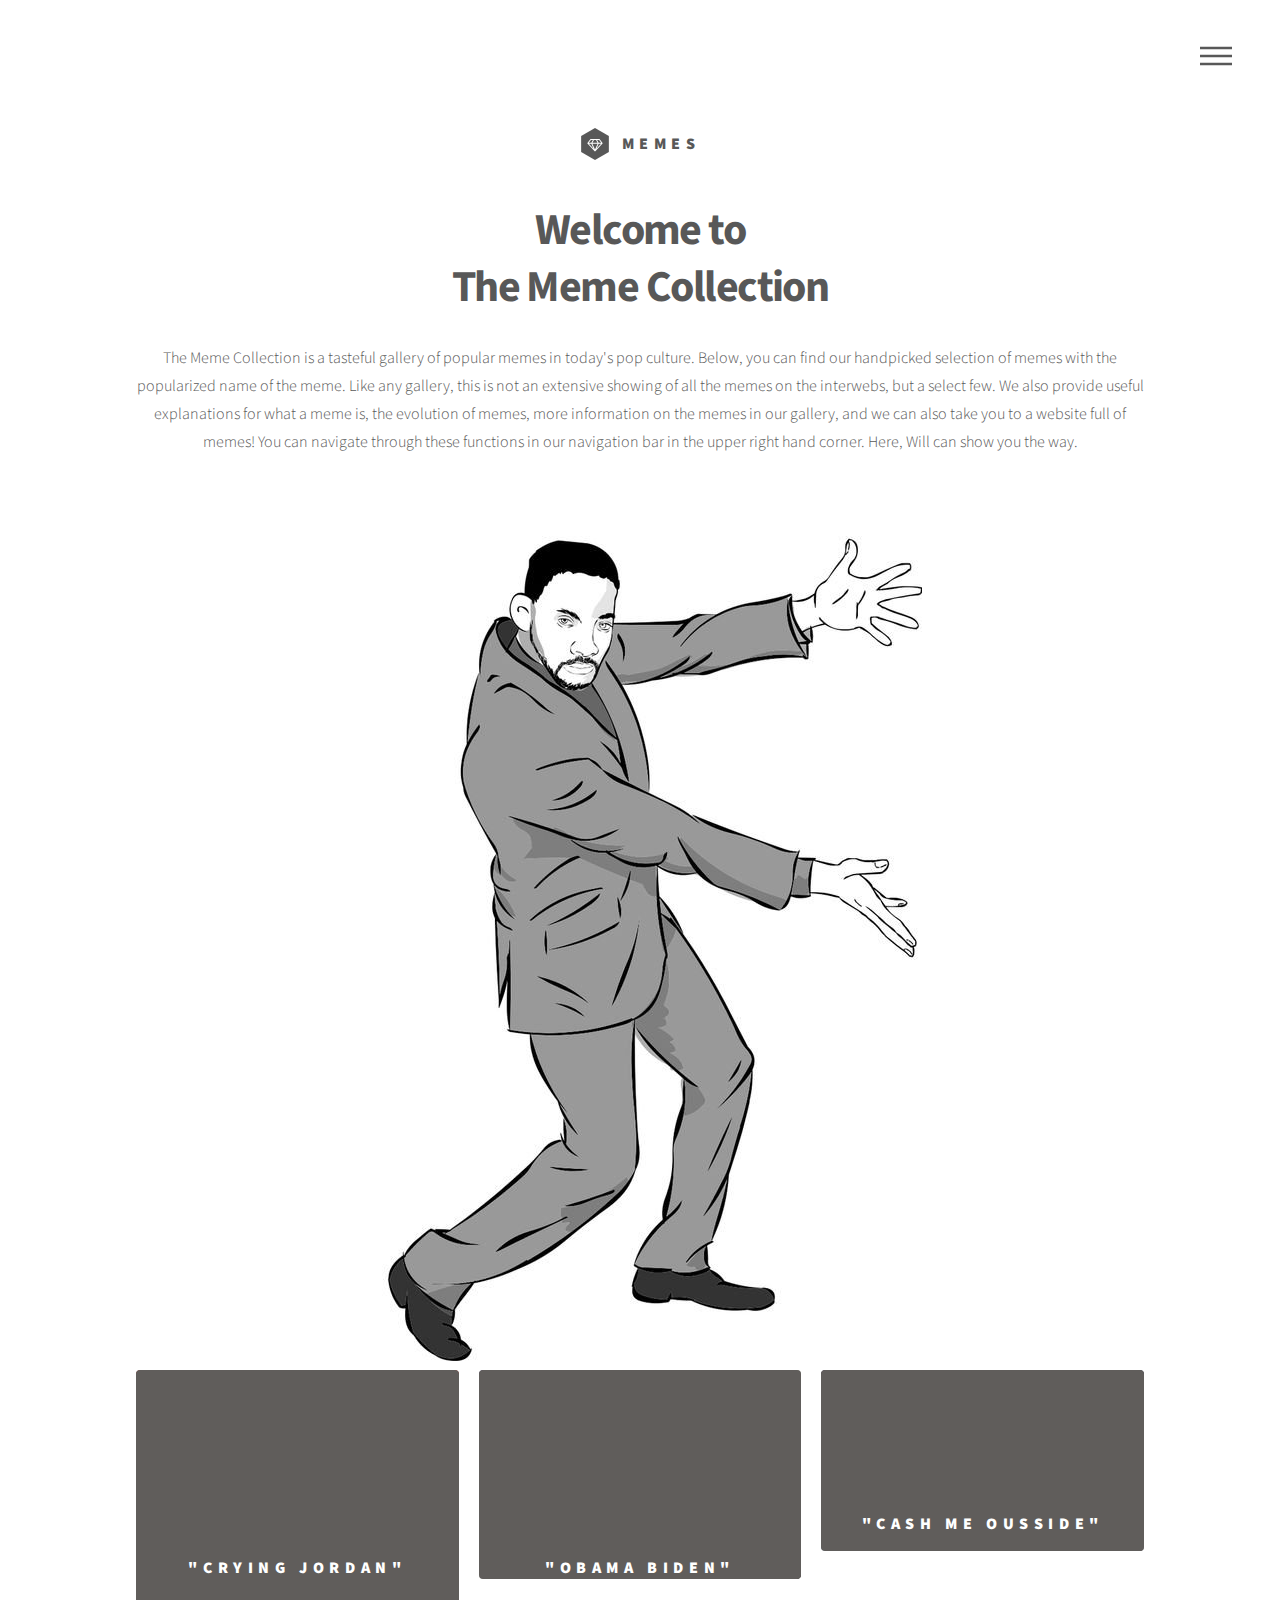
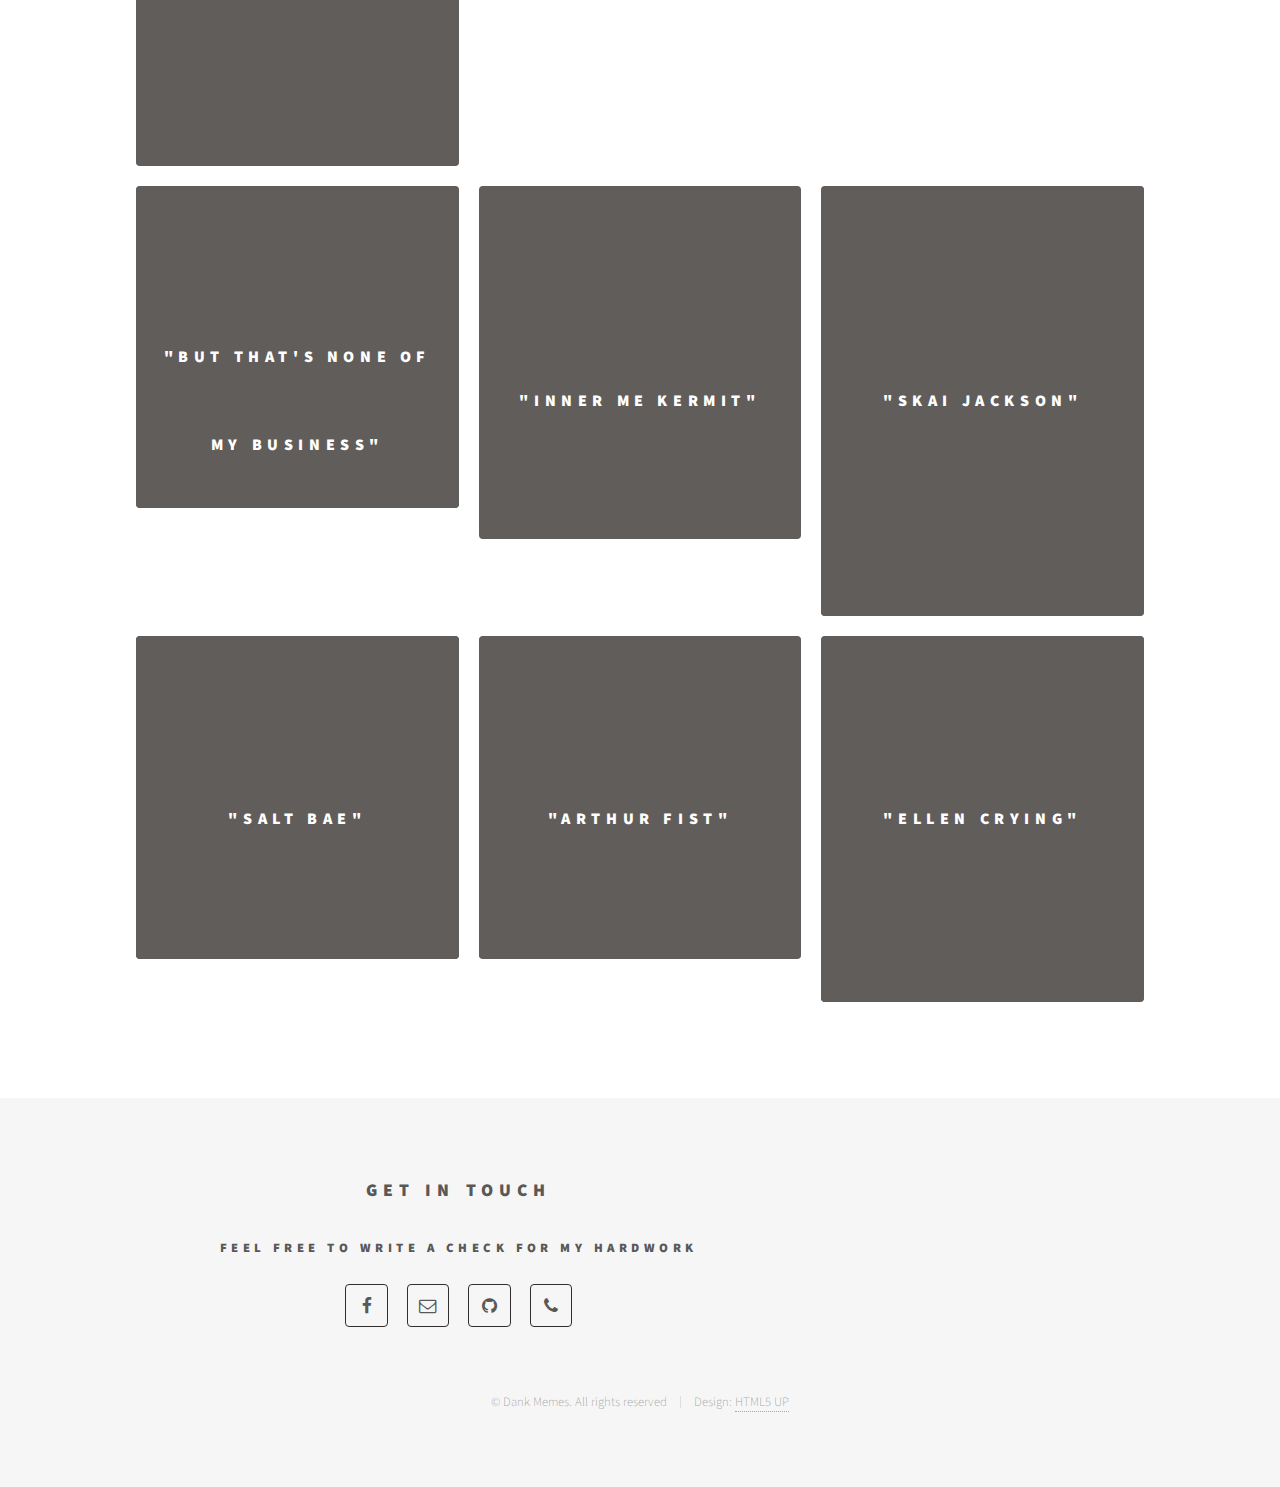
<file: index.html>
<!DOCTYPE HTML>
<!--
	Phantom by HTML5 UP
	html5up.net | @ajlkn
	Free for personal and commercial use under the CCA 3.0 license (html5up.net/license)
-->
<html>
	<head>
		<title>Phantom by HTML5 UP</title>
		<meta charset="utf-8" />
		<meta name="viewport" content="width=device-width, initial-scale=1" />
		<!--[if lte IE 8]><script src="assets/js/ie/html5shiv.js"></script><![endif]-->
		<link rel="stylesheet" href="assets/css/main.css" />
		<!--[if lte IE 9]><link rel="stylesheet" href="assets/css/ie9.css" /><![endif]-->
		<!--[if lte IE 8]><link rel="stylesheet" href="assets/css/ie8.css" /><![endif]-->
	</head>
	<body>
		<!-- Wrapper -->
			<div id="wrapper">

				<!-- Header -->
					<header id="header">
						<div class="inner">

							<!-- Logo -->
								<a href="index.html" class="logo">
									<span class="symbol"><img src="images/logo.svg" alt="" /></span><span class="title">MEMES</span>
								</a>

							<!-- Nav -->
								<nav>
									<ul>
										<li><a href="#menu">Menu</a></li>
									</ul>
								</nav>

						</div>
					</header>

				<!-- Menu -->
					<nav id="menu">
						<h2>Menu</h2>
						<ul>
							<li><a href="index.html">Home</a></li>
							<li><a href="generic.html#what">What Is A Meme?</a></li>
							<li><a href="generic.html#evolution">Evolution Of Memes</a></li>
							<li><a href="generic.html#presence">The Gallery</a></li>
							<li><a href="generic.html#take">Take Me To A Meme</a></li>
						</ul>
					</nav>

				<!-- Main -->
					<div id="main">
						<div class="inner">
							<header>
								<h1>Welcome to<br />
								The Meme Collection</h1>
								<p>The Meme Collection is a tasteful gallery of popular memes in today's pop culture. Below, you can find our handpicked selection of memes with the popularized name of the meme. Like any gallery, this is not an extensive showing of all the memes on the interwebs, but a select few. We also provide useful explanations for what a meme is, the evolution of memes, more information on the memes in our gallery, and we can also take you to a website full of memes! You can navigate through these functions in our navigation bar in the upper right hand corner. Here, Will can show you the way. </p> <img src="images/willsmith.jpg" alt="" />
							</header>
							<section class="tiles">
								<article class="style1">
									<span class="image">
										<img src="images/cryingmike.jpg" alt="" />
									</span>
									<a>
										<h3>"Crying Jordan"</h3>
									</a>
								</article>
								<article class="style1">
									<span class="image">
										<img src="images/obamabiden.jpeg" alt="" />
									</span>
									<a>
										<h3>"Obama Biden"</h3>
									</a>
								</article>
								<article class="style1">
									<span class="image">
										<img src="images/cashme.png" alt="" />
									</span>
									<a>
										<h3>"Cash Me Ousside" HowBow Dah"</h3>
									</a>
								</article>
								<article class="style1">
									<span class="image">
										<img src="images/kermit.jpg" alt="" />
									</span>
									<a>
										<h3>"But That's None of My Business"</h3>
									</a>
								</article>
								<article class="style1">
									<span class="image">
										<img src="images/frameevilkermit.jpg" alt="" />
									</span>
									<a>
										<h3>"Inner Me Kermit"</h3>
									</a>
								</article>
								<article class="style1">
									<span class="image">
										<img src="images/skyejackson.jpg" alt="" />
									</span>
									<a>
										<h3>"Skai Jackson"</h3>
									</a>
								</article>
								<article class="style1">
									<span class="image">
										<img src="images/saltbae.gif" alt="" />
									</span>
									<a>
										<h3>"Salt Bae"</h3>
									</a>
								</article>
								<article class="style1">
									<span class="image">
										<img src="images/arthurfist.jpg" alt="" />
									</span>
									<a>
										<h3>"Arthur Fist"</h3>
									</a>
								</article>
								<article class="style1">
									<span class="image">
										<img src="images/ellencrying.jpg" alt="" />
									</span>
									<a>
										<h3>"Ellen Crying"</h3>
									</a>
								</article>
							</section>
						</div>
					</div>

				<!-- Footer -->
					<footer id="footer">
						<div class="inner">
							<!--<section>
								<h2>Get in touch</h2>
								<form method="post" action="#">
									<div class="field half first">
										<input type="text" name="name" id="name" placeholder="Name" />
									</div>
									<div class="field half">
										<input type="email" name="email" id="email" placeholder="Email" />
									</div>
									<div class="field">
										<textarea name="message" id="message" placeholder="Message"></textarea>
									</div>
									<ul class="actions">
										<li><input type="submit" value="Send" class="special" /></li>
									</ul>
								</form>
							</section> 
							-->
							<section>
								<h2>Get in Touch</h2>
								<h4> Feel free to write a check for my hardwork</h4>
								<ul class="icons">
									<!--<li><a href="#" class="icon style2 fa-twitter"><span class="label">Twitter</span></a></li>
									-->
									<li><a href="https://www.facebook.com/Hanh1996" class="icon style2 fa-facebook"><span class="label">Facebook</span></a></li>
									<!--<li><a href="#" class="icon style2 fa-instagram"><span class="label">Instagram</span></a></li>
									-->
									<!--<li><a href="#" class="icon style2 fa-dribbble"><span class="label">Dribbble</span></a></li>
									-->
									<li><a href="mailto:hpham18@wooster.edu?Subject=Hello%20Hanh" class="icon style2 fa-envelope-o"><span class="label">Email</span></a></li>
									<li><a href="https://github.com/hpham18" class="icon style2 fa-github"><span class="label">GitHub</span></a></li>
									<!--<li><a href="#" class="icon style2 fa-500px"><span class="label">500px</span></a></li>
									-->
									<li><a class="popup icon style2 fa-phone" onclick="myFunction()">
  									<span class="popuptext" id="myPopup">Stranger danger! This function is unavailable</span></a></li>
										<style>
										/* Popup container - can be anything you want */
										.popup {
   											position: relative;
    										display: inline-block;
    										cursor: pointer;
										    -webkit-user-select: none;
										    -moz-user-select: none;
										    -ms-user-select: none;
										    user-select: none;
										}

										/* The actual popup */
										.popup .popuptext {
										    visibility: hidden;
										    width: 160px;
										    background-color: #555;
										    color: #fff;
										    text-align: center;
										    border-radius: 6px;
										    padding: 8px 0;
										    position: absolute;
										    z-index: 1;
										    bottom: 125%;
										    left: 50%;
										    margin-left: -80px;
}

										/* Popup arrow */
										.popup .popuptext::after {
										    content: "";
										    position: absolute;
										    top: 100%;
										    left: 50%;
										    margin-left: -5px;
										    border-width: 5px;
										    border-style: solid;
										    border-color: #555 transparent transparent transparent;
										}

										/* Toggle this class - hide and show the popup */
										.popup .show {
										    visibility: visible;
										    -webkit-animation: fadeIn 1s;
										    animation: fadeIn 1s;
										}

										/* Add animation (fade in the popup) */
										@-webkit-keyframes fadeIn {
										    from {opacity: 0;} 
										    to {opacity: 1;}
										}

										@keyframes fadeIn {
										    from {opacity: 0;}
										    to {opacity:1 ;}
										}
										</style>
										<body style="text-align:center">
												<script>
											// When the user clicks on div, open the popup
											function myFunction() {
											    var popup = document.getElementById("myPopup");
											    popup.classList.toggle("show");
											}
											</script>
											</body>
											</ul>
											</section>

							<ul class="copyright">
								<li>&copy; Dank Memes. All rights reserved</li><li>Design: <a href="http://html5up.net">HTML5 UP</a></li>
							</ul>
						</div>
					</footer>

			</div>

		<!-- Scripts -->
			<script src="assets/js/jquery.min.js"></script>
			<script src="assets/js/skel.min.js"></script>
			<script src="assets/js/util.js"></script>
			<!--[if lte IE 8]><script src="assets/js/ie/respond.min.js"></script><![endif]-->
			<script src="assets/js/main.js"></script>
			
	</body>
</html>
</file>
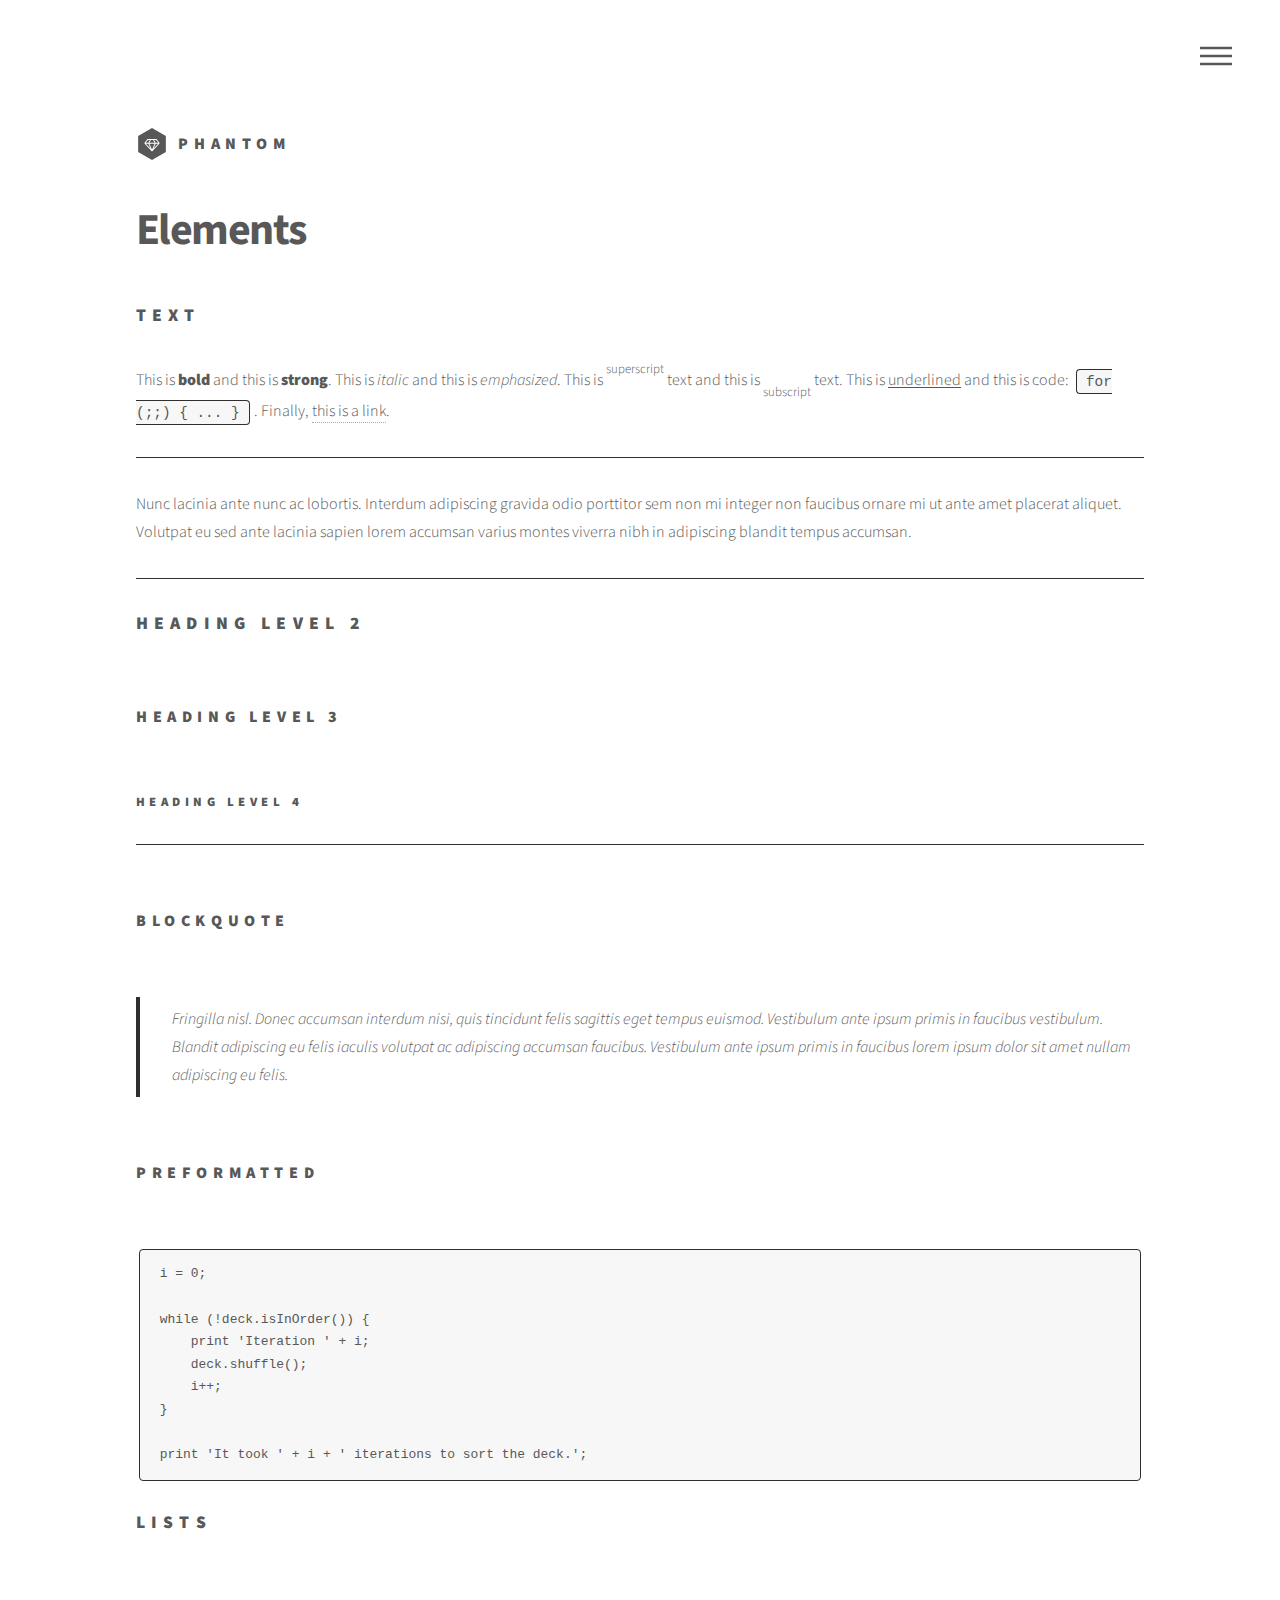
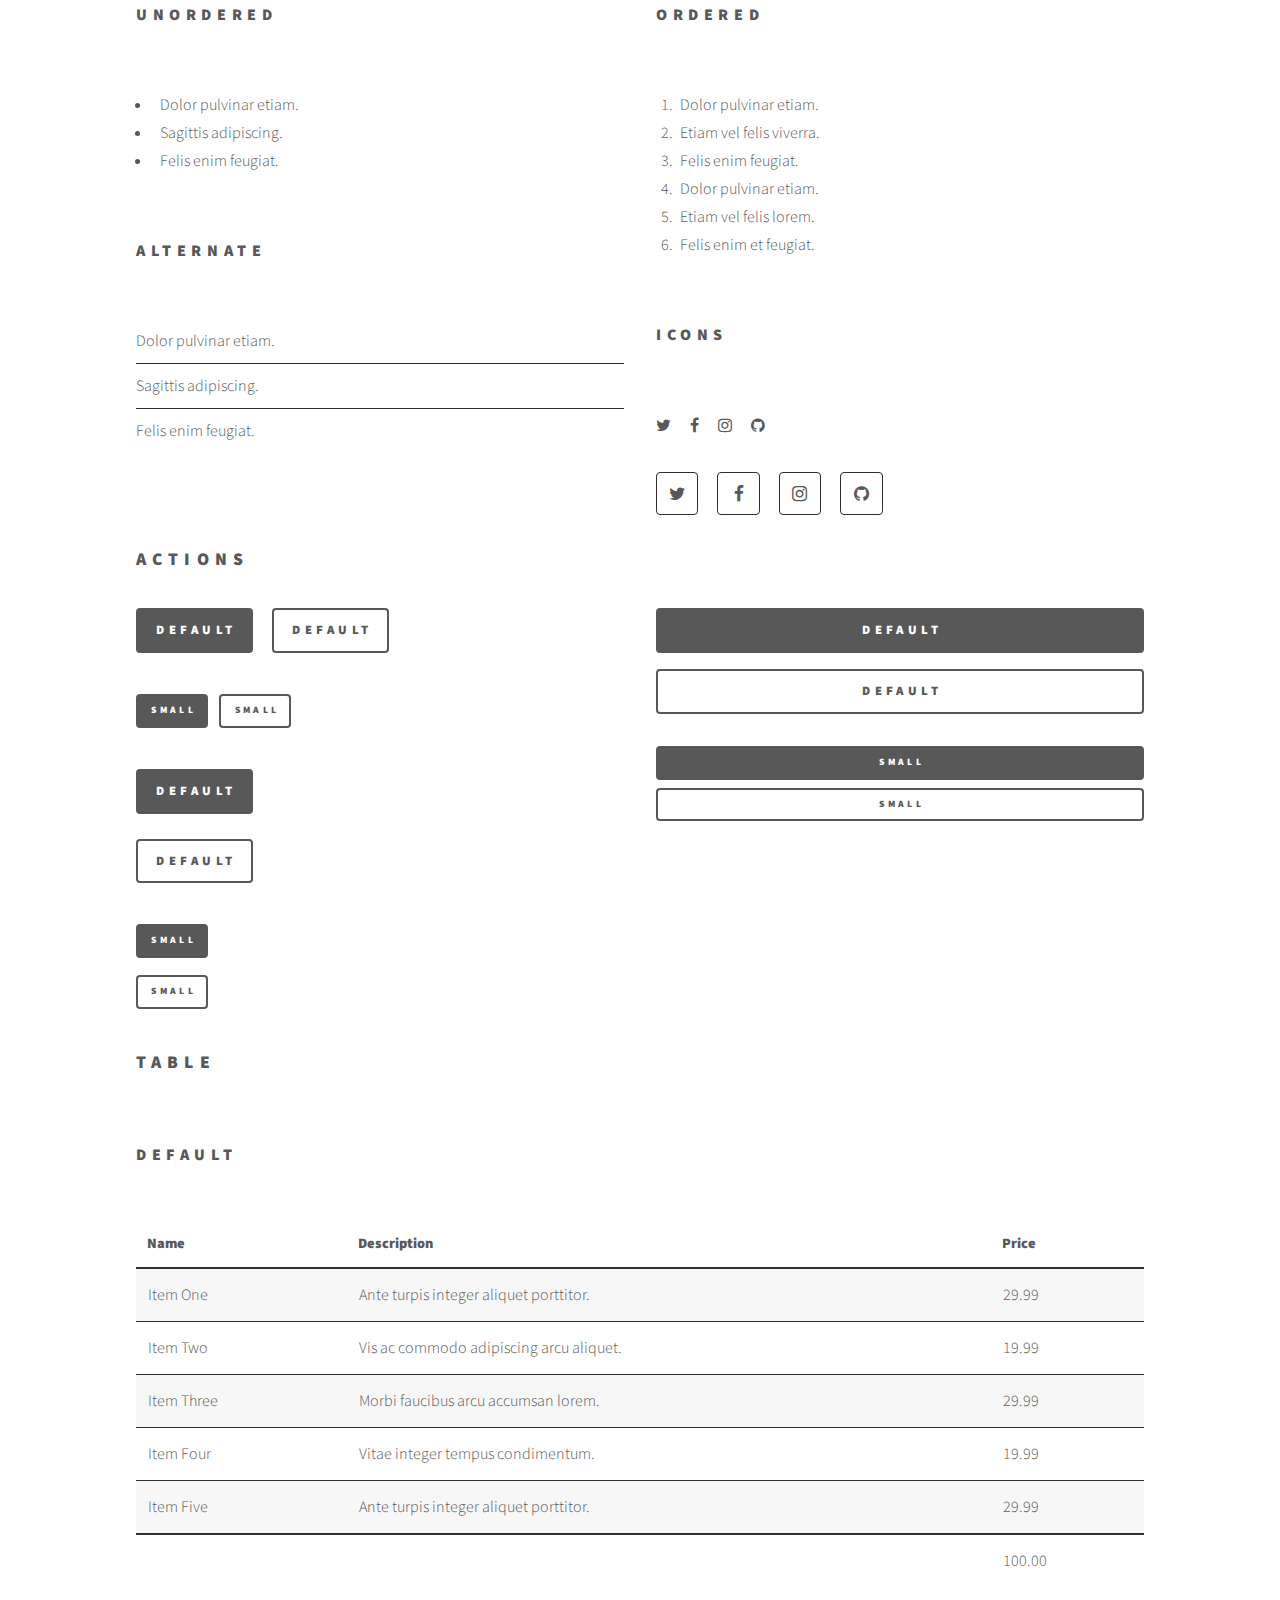
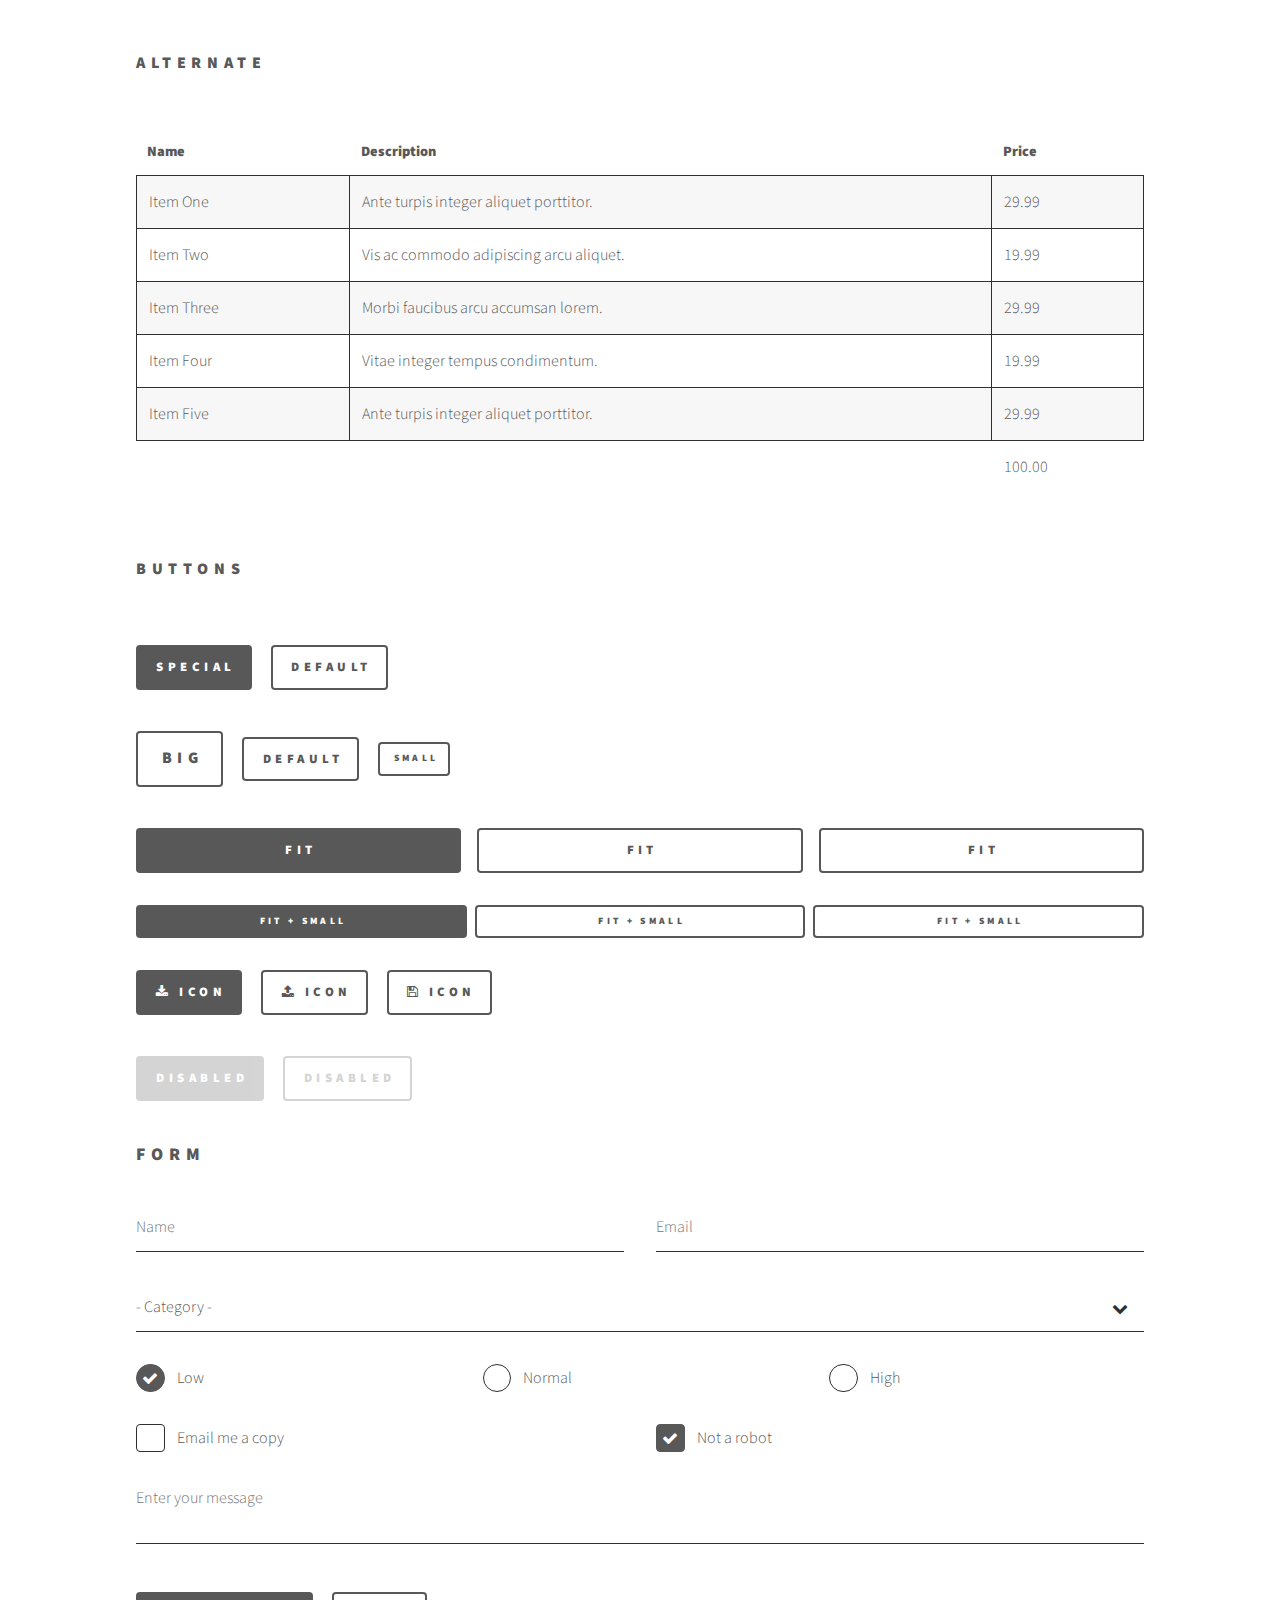
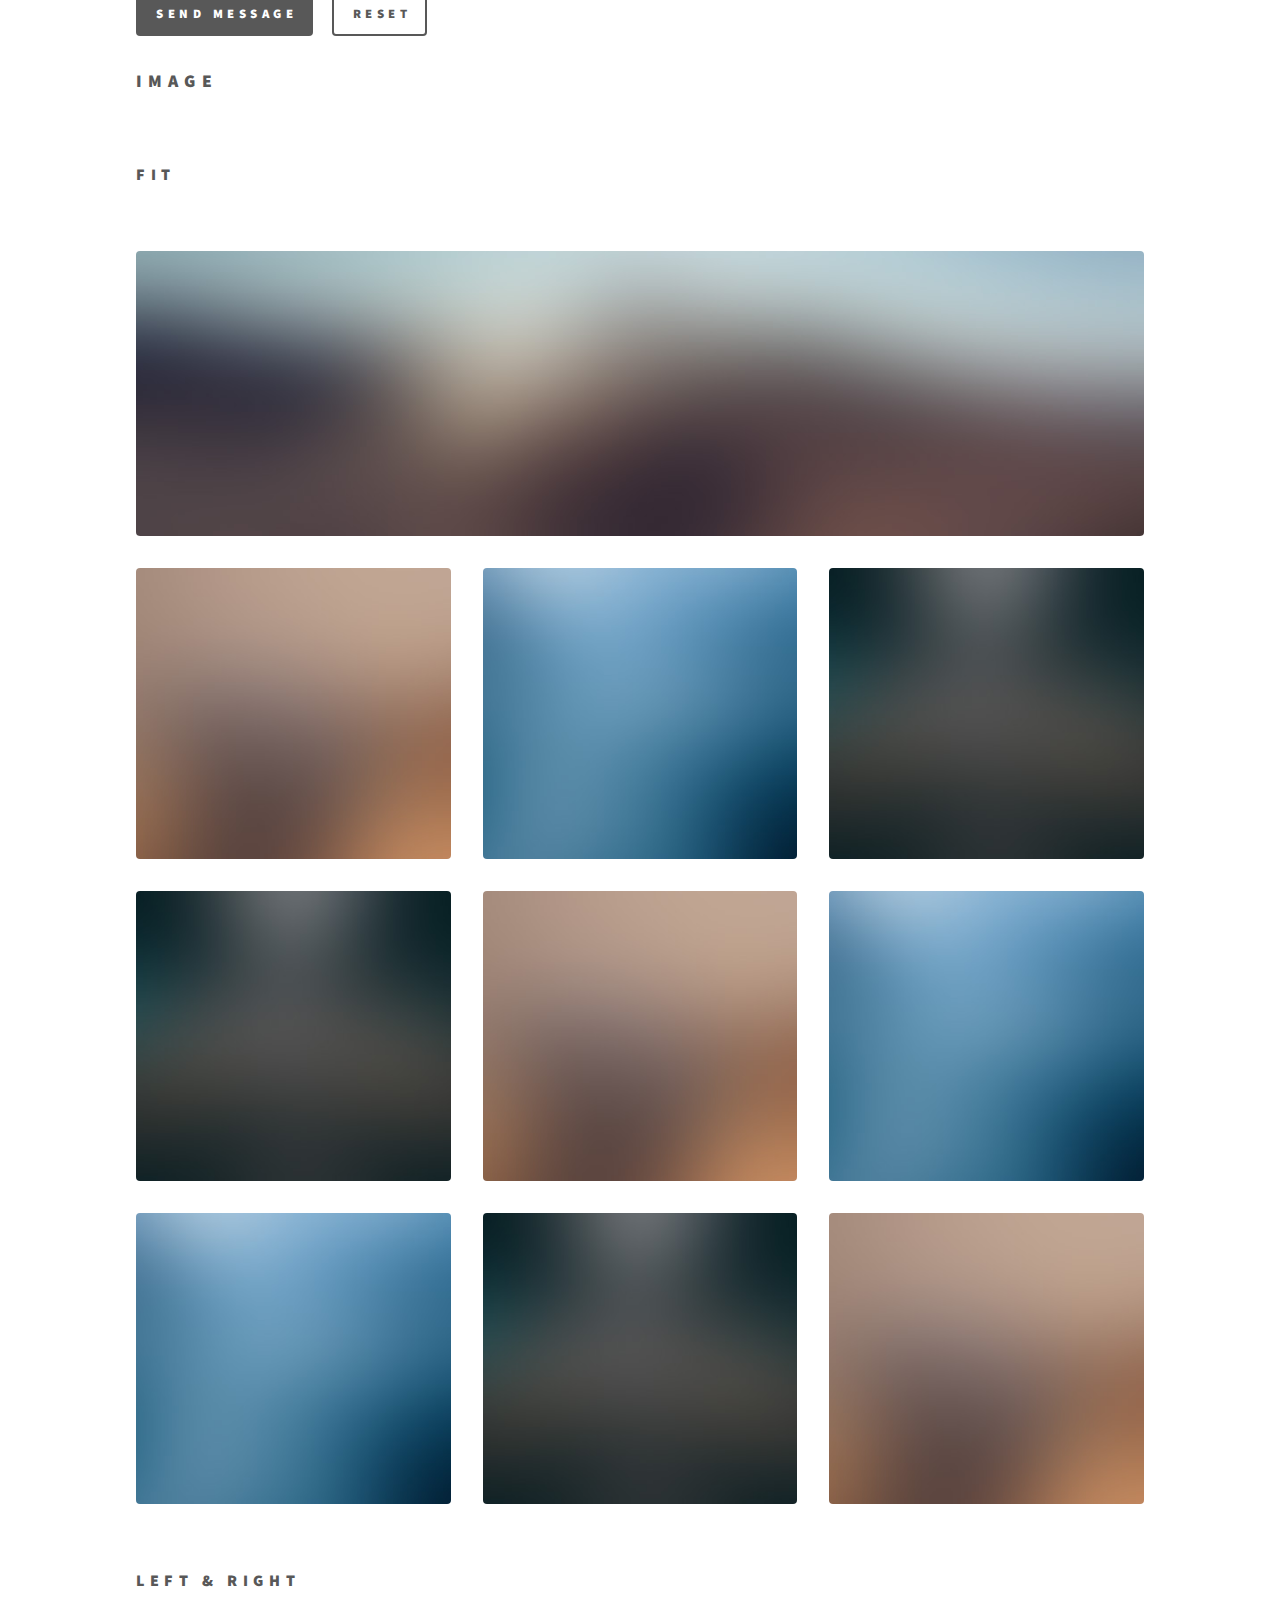
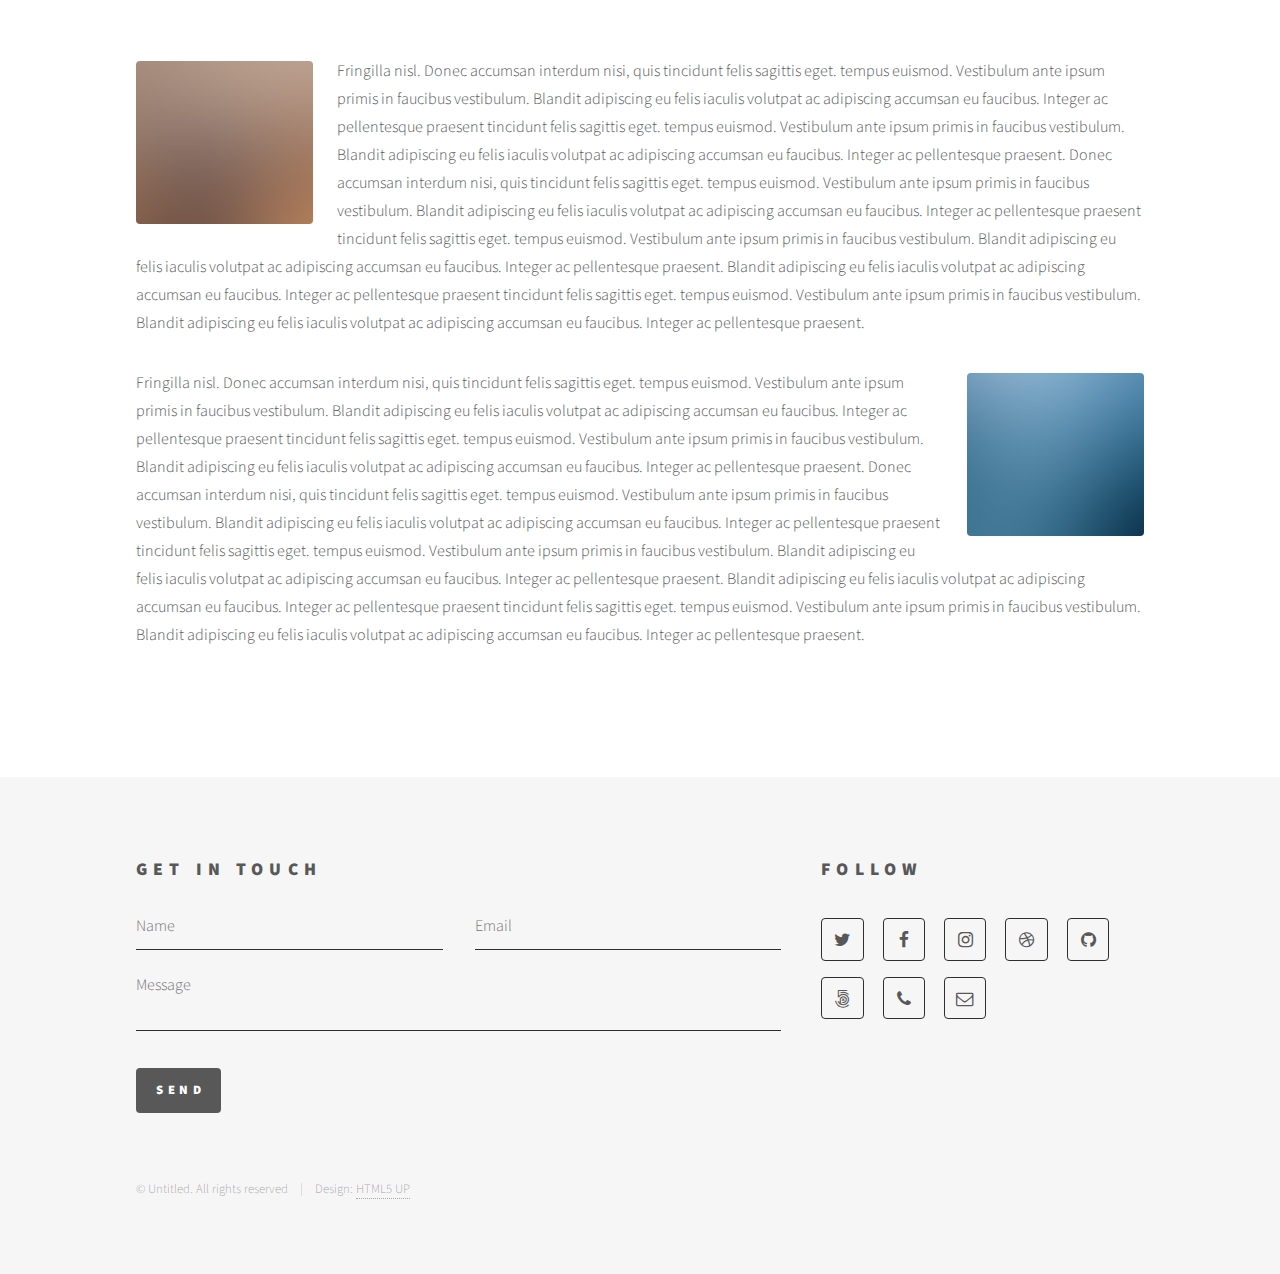
<file: elements.html>
<!DOCTYPE HTML>
<!--
	Phantom by HTML5 UP
	html5up.net | @ajlkn
	Free for personal and commercial use under the CCA 3.0 license (html5up.net/license)
-->
<html>
	<head>
		<title>Elements - Phantom by HTML5 UP</title>
		<meta charset="utf-8" />
		<meta name="viewport" content="width=device-width, initial-scale=1" />
		<!--[if lte IE 8]><script src="assets/js/ie/html5shiv.js"></script><![endif]-->
		<link rel="stylesheet" href="assets/css/main.css" />
		<!--[if lte IE 9]><link rel="stylesheet" href="assets/css/ie9.css" /><![endif]-->
		<!--[if lte IE 8]><link rel="stylesheet" href="assets/css/ie8.css" /><![endif]-->
	</head>
	<body>
		<!-- Wrapper -->
			<div id="wrapper">

				<!-- Header -->
					<header id="header">
						<div class="inner">

							<!-- Logo -->
								<a href="index.html" class="logo">
									<span class="symbol"><img src="images/logo.svg" alt="" /></span><span class="title">Phantom</span>
								</a>

							<!-- Nav -->
								<nav>
									<ul>
										<li><a href="#menu">Menu</a></li>
									</ul>
								</nav>

						</div>
					</header>

				<!-- Menu -->
					<nav id="menu">
						<h2>Menu</h2>
						<ul>
							<li><a href="index.html">Home</a></li>
							<li><a href="generic.html">Ipsum veroeros</a></li>
							<li><a href="generic.html">Tempus etiam</a></li>
							<li><a href="generic.html">Consequat dolor</a></li>
							<li><a href="elements.html">Elements</a></li>
						</ul>
					</nav>

				<!-- Main -->
					<div id="main">
						<div class="inner">
							<h1>Elements</h1>

							<!-- Text -->
								<section>
									<h2>Text</h2>
									<p>This is <b>bold</b> and this is <strong>strong</strong>. This is <i>italic</i> and this is <em>emphasized</em>.
									This is <sup>superscript</sup> text and this is <sub>subscript</sub> text.
									This is <u>underlined</u> and this is code: <code>for (;;) { ... }</code>. Finally, <a href="#">this is a link</a>.</p>
									<hr />
									<p>Nunc lacinia ante nunc ac lobortis. Interdum adipiscing gravida odio porttitor sem non mi integer non faucibus ornare mi ut ante amet placerat aliquet. Volutpat eu sed ante lacinia sapien lorem accumsan varius montes viverra nibh in adipiscing blandit tempus accumsan.</p>
									<hr />
									<h2>Heading Level 2</h2>
									<h3>Heading Level 3</h3>
									<h4>Heading Level 4</h4>
									<hr />
									<h3>Blockquote</h3>
									<blockquote>Fringilla nisl. Donec accumsan interdum nisi, quis tincidunt felis sagittis eget tempus euismod. Vestibulum ante ipsum primis in faucibus vestibulum. Blandit adipiscing eu felis iaculis volutpat ac adipiscing accumsan faucibus. Vestibulum ante ipsum primis in faucibus lorem ipsum dolor sit amet nullam adipiscing eu felis.</blockquote>
									<h3>Preformatted</h3>
									<pre><code>i = 0;

while (!deck.isInOrder()) {
    print 'Iteration ' + i;
    deck.shuffle();
    i++;
}

print 'It took ' + i + ' iterations to sort the deck.';</code></pre>
								</section>

							<!-- Lists -->
								<section>
									<h2>Lists</h2>
									<div class="row">
										<div class="6u 12u$(medium)">
											<h3>Unordered</h3>
											<ul>
												<li>Dolor pulvinar etiam.</li>
												<li>Sagittis adipiscing.</li>
												<li>Felis enim feugiat.</li>
											</ul>
											<h3>Alternate</h3>
											<ul class="alt">
												<li>Dolor pulvinar etiam.</li>
												<li>Sagittis adipiscing.</li>
												<li>Felis enim feugiat.</li>
											</ul>
										</div>
										<div class="6u$ 12u$(medium)">
											<h3>Ordered</h3>
											<ol>
												<li>Dolor pulvinar etiam.</li>
												<li>Etiam vel felis viverra.</li>
												<li>Felis enim feugiat.</li>
												<li>Dolor pulvinar etiam.</li>
												<li>Etiam vel felis lorem.</li>
												<li>Felis enim et feugiat.</li>
											</ol>
											<h3>Icons</h3>
											<ul class="icons">
												<li><a href="#" class="icon style1 fa-twitter"><span class="label">Twitter</span></a></li>
												<li><a href="#" class="icon style1 fa-facebook"><span class="label">Facebook</span></a></li>
												<li><a href="#" class="icon style1 fa-instagram"><span class="label">Instagram</span></a></li>
												<li><a href="#" class="icon style1 fa-github"><span class="label">Github</span></a></li>
											</ul>
											<ul class="icons">
												<li><a href="#" class="icon style2 fa-twitter"><span class="label">Twitter</span></a></li>
												<li><a href="#" class="icon style2 fa-facebook"><span class="label">Facebook</span></a></li>
												<li><a href="#" class="icon style2 fa-instagram"><span class="label">Instagram</span></a></li>
												<li><a href="#" class="icon style2 fa-github"><span class="label">Github</span></a></li>
											</ul>
										</div>
									</div>
									<h2>Actions</h2>
									<div class="row">
										<div class="6u 12u$(medium)">
											<ul class="actions">
												<li><a href="#" class="button special">Default</a></li>
												<li><a href="#" class="button">Default</a></li>
											</ul>
											<ul class="actions small">
												<li><a href="#" class="button special small">Small</a></li>
												<li><a href="#" class="button small">Small</a></li>
											</ul>
											<ul class="actions vertical">
												<li><a href="#" class="button special">Default</a></li>
												<li><a href="#" class="button">Default</a></li>
											</ul>
											<ul class="actions vertical small">
												<li><a href="#" class="button special small">Small</a></li>
												<li><a href="#" class="button small">Small</a></li>
											</ul>
										</div>
										<div class="6u 12u$(medium)">
											<ul class="actions vertical">
												<li><a href="#" class="button special fit">Default</a></li>
												<li><a href="#" class="button fit">Default</a></li>
											</ul>
											<ul class="actions vertical small">
												<li><a href="#" class="button special small fit">Small</a></li>
												<li><a href="#" class="button small fit">Small</a></li>
											</ul>
										</div>
									</div>
								</section>

							<!-- Table -->
								<section>
									<h2>Table</h2>
									<h3>Default</h3>
									<div class="table-wrapper">
										<table>
											<thead>
												<tr>
													<th>Name</th>
													<th>Description</th>
													<th>Price</th>
												</tr>
											</thead>
											<tbody>
												<tr>
													<td>Item One</td>
													<td>Ante turpis integer aliquet porttitor.</td>
													<td>29.99</td>
												</tr>
												<tr>
													<td>Item Two</td>
													<td>Vis ac commodo adipiscing arcu aliquet.</td>
													<td>19.99</td>
												</tr>
												<tr>
													<td>Item Three</td>
													<td> Morbi faucibus arcu accumsan lorem.</td>
													<td>29.99</td>
												</tr>
												<tr>
													<td>Item Four</td>
													<td>Vitae integer tempus condimentum.</td>
													<td>19.99</td>
												</tr>
												<tr>
													<td>Item Five</td>
													<td>Ante turpis integer aliquet porttitor.</td>
													<td>29.99</td>
												</tr>
											</tbody>
											<tfoot>
												<tr>
													<td colspan="2"></td>
													<td>100.00</td>
												</tr>
											</tfoot>
										</table>
									</div>

									<h3>Alternate</h3>
									<div class="table-wrapper">
										<table class="alt">
											<thead>
												<tr>
													<th>Name</th>
													<th>Description</th>
													<th>Price</th>
												</tr>
											</thead>
											<tbody>
												<tr>
													<td>Item One</td>
													<td>Ante turpis integer aliquet porttitor.</td>
													<td>29.99</td>
												</tr>
												<tr>
													<td>Item Two</td>
													<td>Vis ac commodo adipiscing arcu aliquet.</td>
													<td>19.99</td>
												</tr>
												<tr>
													<td>Item Three</td>
													<td> Morbi faucibus arcu accumsan lorem.</td>
													<td>29.99</td>
												</tr>
												<tr>
													<td>Item Four</td>
													<td>Vitae integer tempus condimentum.</td>
													<td>19.99</td>
												</tr>
												<tr>
													<td>Item Five</td>
													<td>Ante turpis integer aliquet porttitor.</td>
													<td>29.99</td>
												</tr>
											</tbody>
											<tfoot>
												<tr>
													<td colspan="2"></td>
													<td>100.00</td>
												</tr>
											</tfoot>
										</table>
									</div>
								</section>

							<!-- Buttons -->
								<section>
									<h3>Buttons</h3>
									<ul class="actions">
										<li><a href="#" class="button special">Special</a></li>
										<li><a href="#" class="button">Default</a></li>
									</ul>
									<ul class="actions">
										<li><a href="#" class="button big">Big</a></li>
										<li><a href="#" class="button">Default</a></li>
										<li><a href="#" class="button small">Small</a></li>
									</ul>
									<ul class="actions fit">
										<li><a href="#" class="button special fit">Fit</a></li>
										<li><a href="#" class="button fit">Fit</a></li>
										<li><a href="#" class="button fit">Fit</a></li>
									</ul>
									<ul class="actions fit small">
										<li><a href="#" class="button special fit small">Fit + Small</a></li>
										<li><a href="#" class="button fit small">Fit + Small</a></li>
										<li><a href="#" class="button fit small">Fit + Small</a></li>
									</ul>
									<ul class="actions">
										<li><a href="#" class="button special icon fa-download">Icon</a></li>
										<li><a href="#" class="button icon fa-upload">Icon</a></li>
										<li><a href="#" class="button icon fa-save">Icon</a></li>
									</ul>
									<ul class="actions">
										<li><span class="button special disabled">Disabled</span></li>
										<li><span class="button disabled">Disabled</span></li>
									</ul>
								</section>

							<!-- Form -->
								<section>
									<h2>Form</h2>
									<form method="post" action="#">
										<div class="row uniform">
											<div class="6u 12u$(xsmall)">
												<input type="text" name="demo-name" id="demo-name" value="" placeholder="Name" />
											</div>
											<div class="6u$ 12u$(xsmall)">
												<input type="email" name="demo-email" id="demo-email" value="" placeholder="Email" />
											</div>
											<div class="12u$">
												<div class="select-wrapper">
													<select name="demo-category" id="demo-category">
														<option value="">- Category -</option>
														<option value="1">Manufacturing</option>
														<option value="1">Shipping</option>
														<option value="1">Administration</option>
														<option value="1">Human Resources</option>
													</select>
												</div>
											</div>
											<div class="4u 12u$(small)">
												<input type="radio" id="demo-priority-low" name="demo-priority" checked>
												<label for="demo-priority-low">Low</label>
											</div>
											<div class="4u 12u$(small)">
												<input type="radio" id="demo-priority-normal" name="demo-priority">
												<label for="demo-priority-normal">Normal</label>
											</div>
											<div class="4u$ 12u$(small)">
												<input type="radio" id="demo-priority-high" name="demo-priority">
												<label for="demo-priority-high">High</label>
											</div>
											<div class="6u 12u$(small)">
												<input type="checkbox" id="demo-copy" name="demo-copy">
												<label for="demo-copy">Email me a copy</label>
											</div>
											<div class="6u$ 12u$(small)">
												<input type="checkbox" id="demo-human" name="demo-human" checked>
												<label for="demo-human">Not a robot</label>
											</div>
											<div class="12u$">
												<textarea name="demo-message" id="demo-message" placeholder="Enter your message" rows="6"></textarea>
											</div>
											<div class="12u$">
												<ul class="actions">
													<li><input type="submit" value="Send Message" class="special" /></li>
													<li><input type="reset" value="Reset" /></li>
												</ul>
											</div>
										</div>
									</form>
								</section>

							<!-- Image -->
								<section>
									<h2>Image</h2>
									<h3>Fit</h3>
									<div class="box alt">
										<div class="row uniform">
											<div class="12u$"><span class="image fit"><img src="images/pic13.jpg" alt="" /></span></div>
											<div class="4u"><span class="image fit"><img src="images/pic01.jpg" alt="" /></span></div>
											<div class="4u"><span class="image fit"><img src="images/pic02.jpg" alt="" /></span></div>
											<div class="4u$"><span class="image fit"><img src="images/pic03.jpg" alt="" /></span></div>
											<div class="4u"><span class="image fit"><img src="images/pic03.jpg" alt="" /></span></div>
											<div class="4u"><span class="image fit"><img src="images/pic01.jpg" alt="" /></span></div>
											<div class="4u$"><span class="image fit"><img src="images/pic02.jpg" alt="" /></span></div>
											<div class="4u"><span class="image fit"><img src="images/pic02.jpg" alt="" /></span></div>
											<div class="4u"><span class="image fit"><img src="images/pic03.jpg" alt="" /></span></div>
											<div class="4u$"><span class="image fit"><img src="images/pic01.jpg" alt="" /></span></div>
										</div>
									</div>
									<h3>Left &amp; Right</h3>
									<p><span class="image left"><img src="images/pic14.jpg" alt="" /></span>Fringilla nisl. Donec accumsan interdum nisi, quis tincidunt felis sagittis eget. tempus euismod. Vestibulum ante ipsum primis in faucibus vestibulum. Blandit adipiscing eu felis iaculis volutpat ac adipiscing accumsan eu faucibus. Integer ac pellentesque praesent tincidunt felis sagittis eget. tempus euismod. Vestibulum ante ipsum primis in faucibus vestibulum. Blandit adipiscing eu felis iaculis volutpat ac adipiscing accumsan eu faucibus. Integer ac pellentesque praesent. Donec accumsan interdum nisi, quis tincidunt felis sagittis eget. tempus euismod. Vestibulum ante ipsum primis in faucibus vestibulum. Blandit adipiscing eu felis iaculis volutpat ac adipiscing accumsan eu faucibus. Integer ac pellentesque praesent tincidunt felis sagittis eget. tempus euismod. Vestibulum ante ipsum primis in faucibus vestibulum. Blandit adipiscing eu felis iaculis volutpat ac adipiscing accumsan eu faucibus. Integer ac pellentesque praesent. Blandit adipiscing eu felis iaculis volutpat ac adipiscing accumsan eu faucibus. Integer ac pellentesque praesent tincidunt felis sagittis eget. tempus euismod. Vestibulum ante ipsum primis in faucibus vestibulum. Blandit adipiscing eu felis iaculis volutpat ac adipiscing accumsan eu faucibus. Integer ac pellentesque praesent.</p>
									<p><span class="image right"><img src="images/pic15.jpg" alt="" /></span>Fringilla nisl. Donec accumsan interdum nisi, quis tincidunt felis sagittis eget. tempus euismod. Vestibulum ante ipsum primis in faucibus vestibulum. Blandit adipiscing eu felis iaculis volutpat ac adipiscing accumsan eu faucibus. Integer ac pellentesque praesent tincidunt felis sagittis eget. tempus euismod. Vestibulum ante ipsum primis in faucibus vestibulum. Blandit adipiscing eu felis iaculis volutpat ac adipiscing accumsan eu faucibus. Integer ac pellentesque praesent. Donec accumsan interdum nisi, quis tincidunt felis sagittis eget. tempus euismod. Vestibulum ante ipsum primis in faucibus vestibulum. Blandit adipiscing eu felis iaculis volutpat ac adipiscing accumsan eu faucibus. Integer ac pellentesque praesent tincidunt felis sagittis eget. tempus euismod. Vestibulum ante ipsum primis in faucibus vestibulum. Blandit adipiscing eu felis iaculis volutpat ac adipiscing accumsan eu faucibus. Integer ac pellentesque praesent. Blandit adipiscing eu felis iaculis volutpat ac adipiscing accumsan eu faucibus. Integer ac pellentesque praesent tincidunt felis sagittis eget. tempus euismod. Vestibulum ante ipsum primis in faucibus vestibulum. Blandit adipiscing eu felis iaculis volutpat ac adipiscing accumsan eu faucibus. Integer ac pellentesque praesent.</p>
								</section>

						</div>
					</div>

				<!-- Footer -->
					<footer id="footer">
						<div class="inner">
							<section>
								<h2>Get in touch</h2>
								<form method="post" action="#">
									<div class="field half first">
										<input type="text" name="name" id="name" placeholder="Name" />
									</div>
									<div class="field half">
										<input type="email" name="email" id="email" placeholder="Email" />
									</div>
									<div class="field">
										<textarea name="message" id="message" placeholder="Message"></textarea>
									</div>
									<ul class="actions">
										<li><input type="submit" value="Send" class="special" /></li>
									</ul>
								</form>
							</section>
							<section>
								<h2>Follow</h2>
								<ul class="icons">
									<li><a href="#" class="icon style2 fa-twitter"><span class="label">Twitter</span></a></li>
									<li><a href="#" class="icon style2 fa-facebook"><span class="label">Facebook</span></a></li>
									<li><a href="#" class="icon style2 fa-instagram"><span class="label">Instagram</span></a></li>
									<li><a href="#" class="icon style2 fa-dribbble"><span class="label">Dribbble</span></a></li>
									<li><a href="#" class="icon style2 fa-github"><span class="label">GitHub</span></a></li>
									<li><a href="#" class="icon style2 fa-500px"><span class="label">500px</span></a></li>
									<li><a href="#" class="icon style2 fa-phone"><span class="label">Phone</span></a></li>
									<li><a href="#" class="icon style2 fa-envelope-o"><span class="label">Email</span></a></li>
								</ul>
							</section>
							<ul class="copyright">
								<li>&copy; Untitled. All rights reserved</li><li>Design: <a href="http://html5up.net">HTML5 UP</a></li>
							</ul>
						</div>
					</footer>

			</div>

		<!-- Scripts -->
			<script src="assets/js/jquery.min.js"></script>
			<script src="assets/js/skel.min.js"></script>
			<script src="assets/js/util.js"></script>
			<!--[if lte IE 8]><script src="assets/js/ie/respond.min.js"></script><![endif]-->
			<script src="assets/js/main.js"></script>

	</body>
</html>
</file>
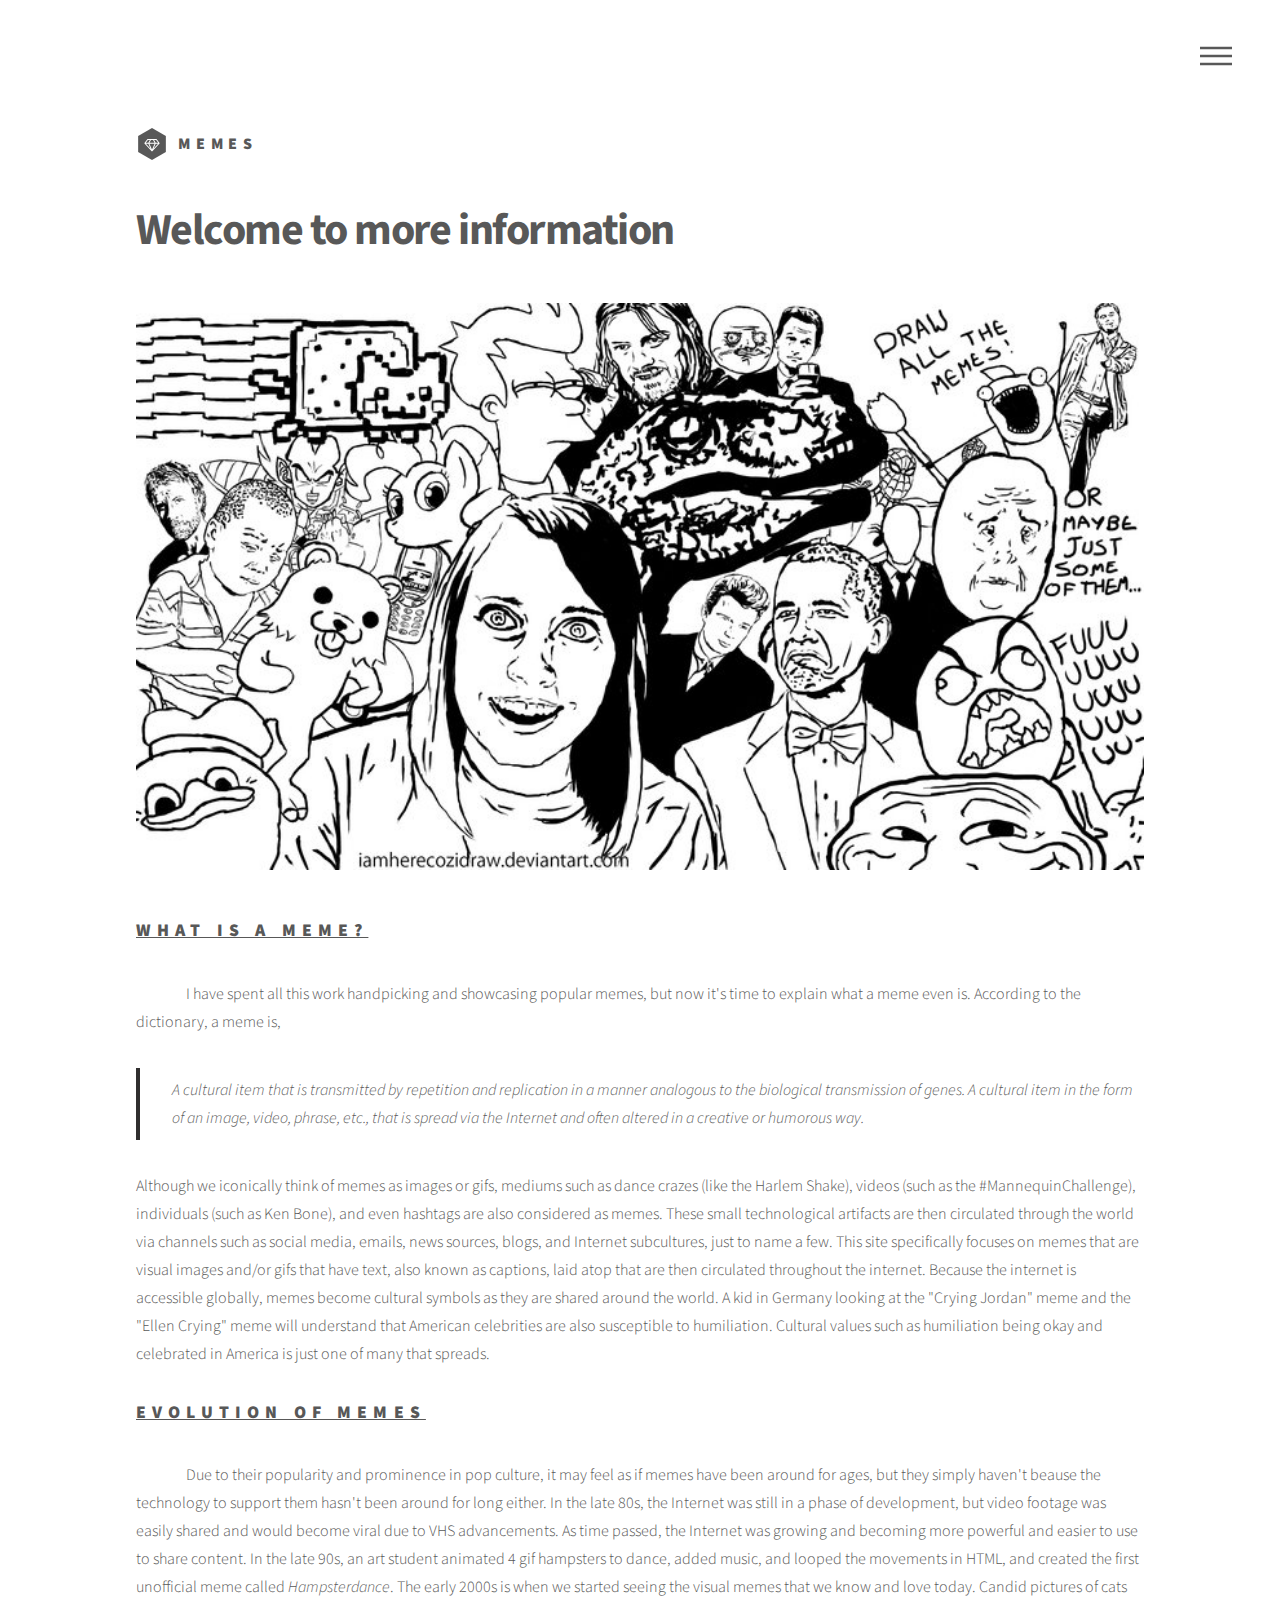
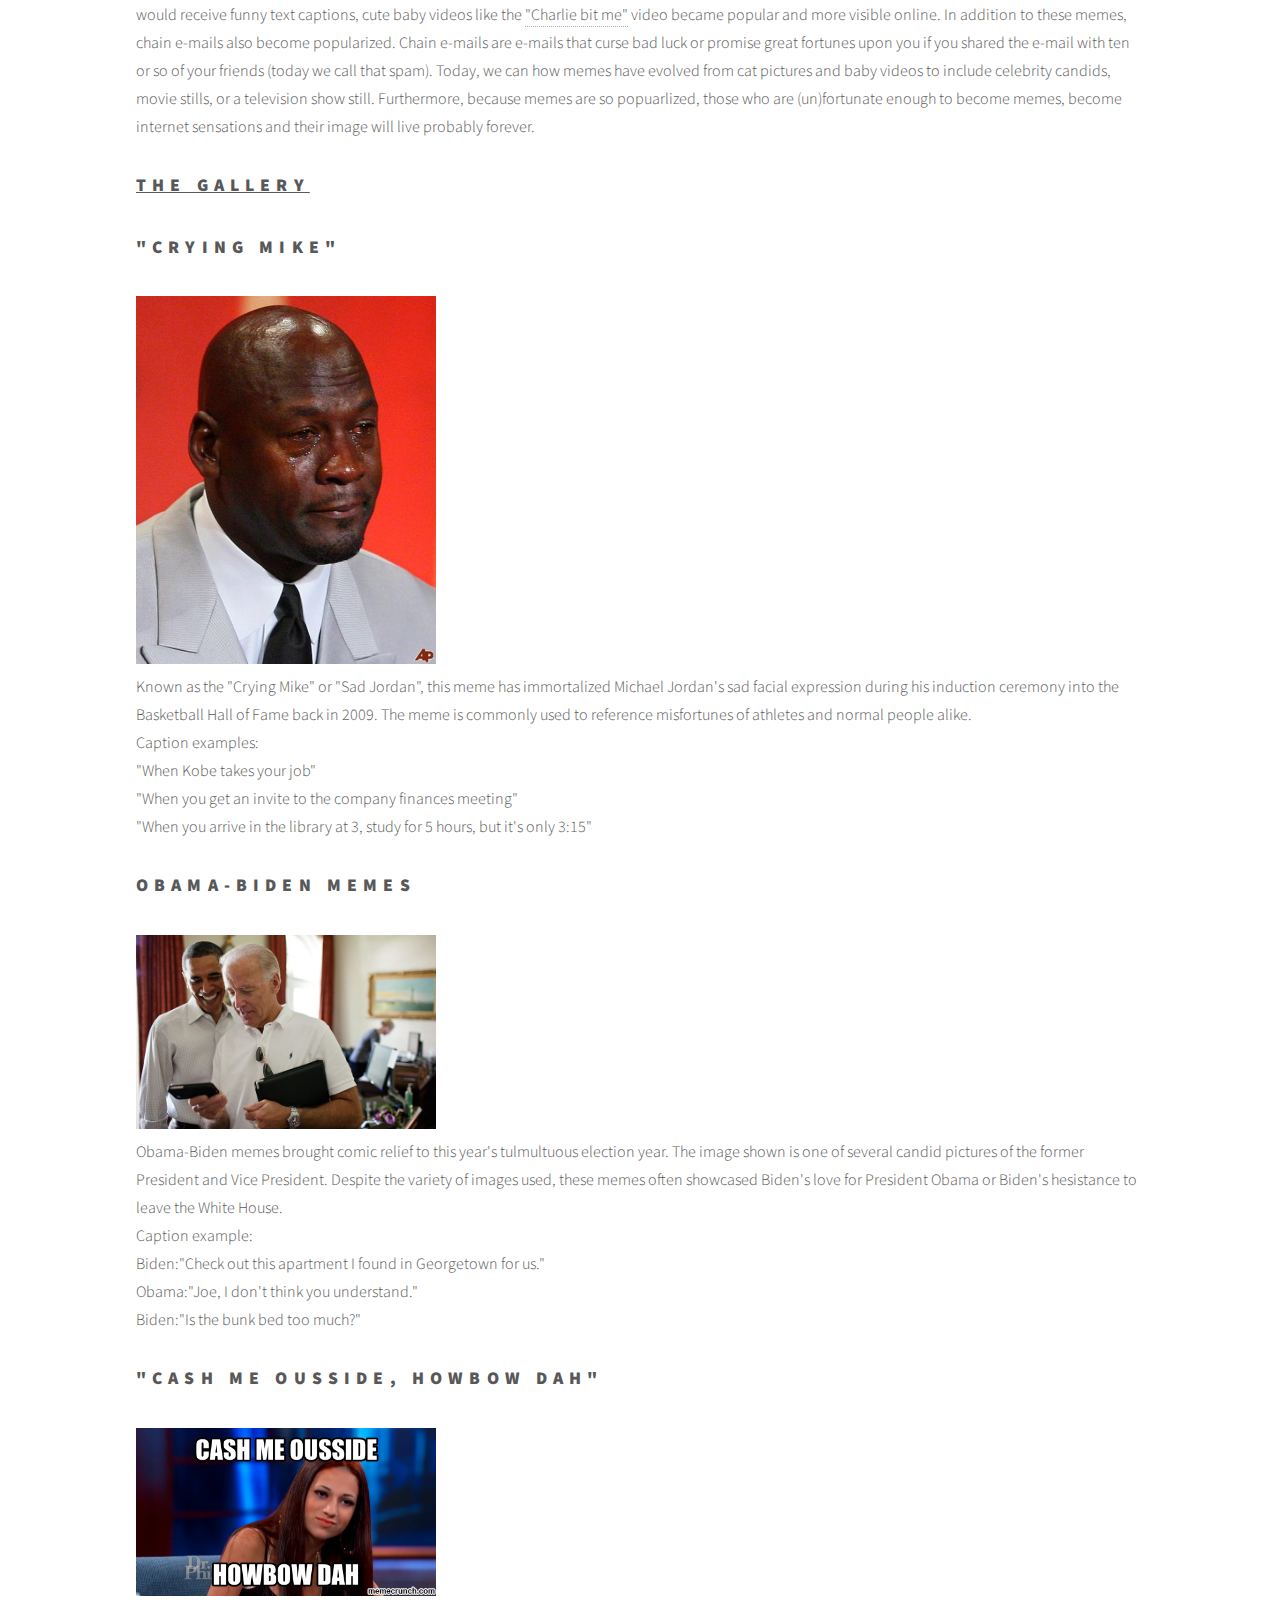
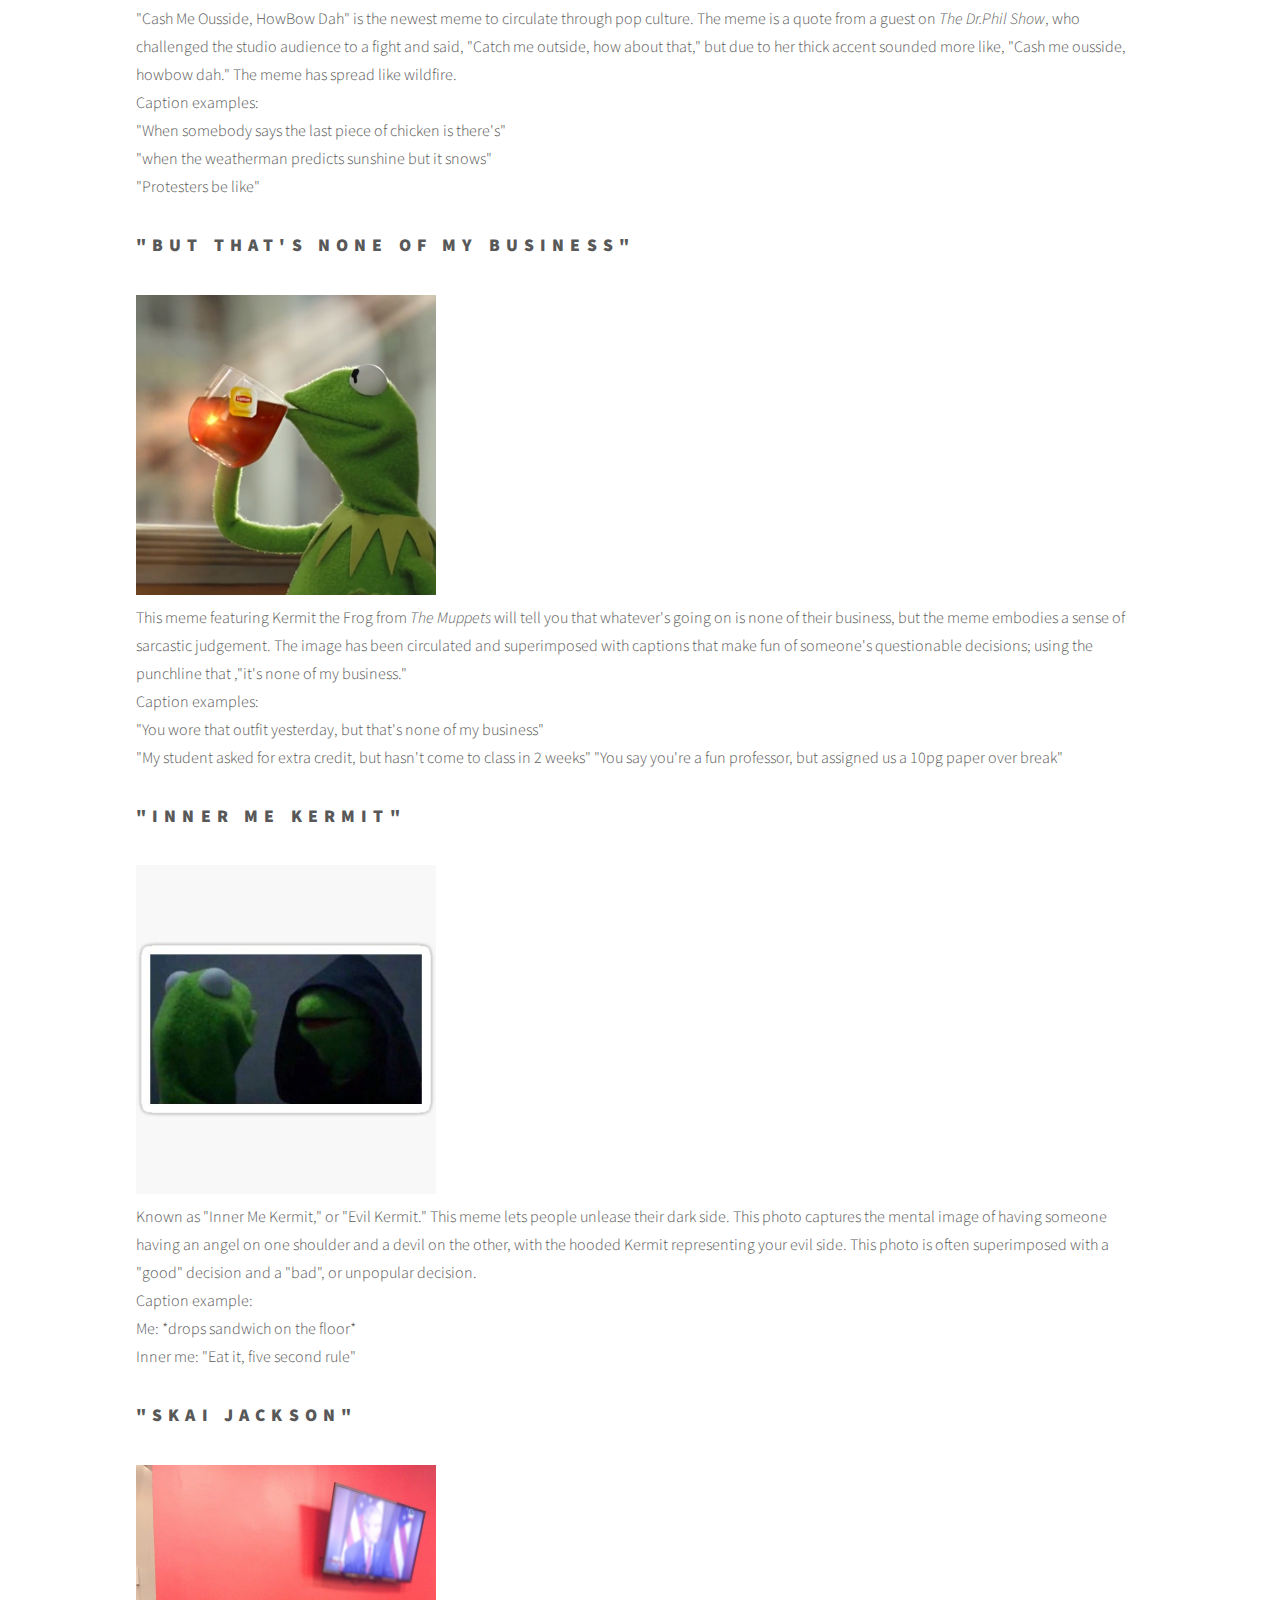
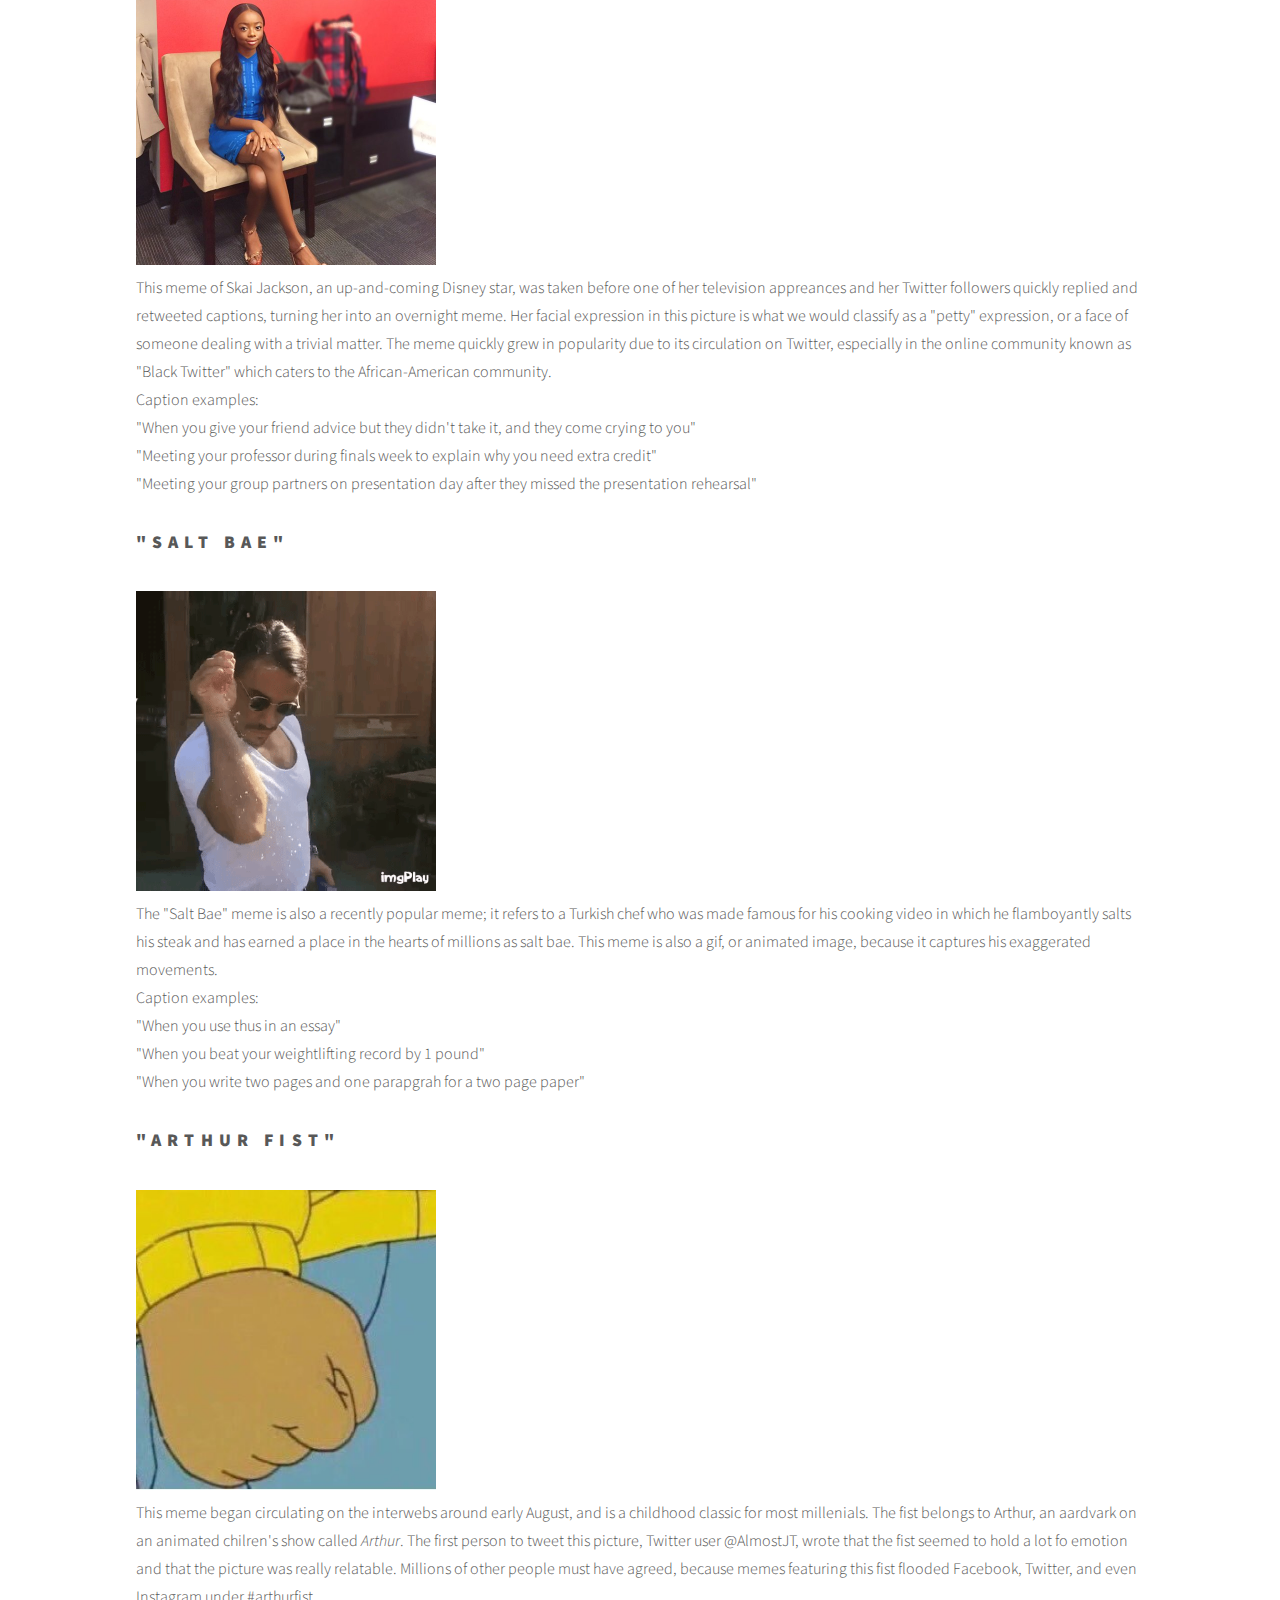
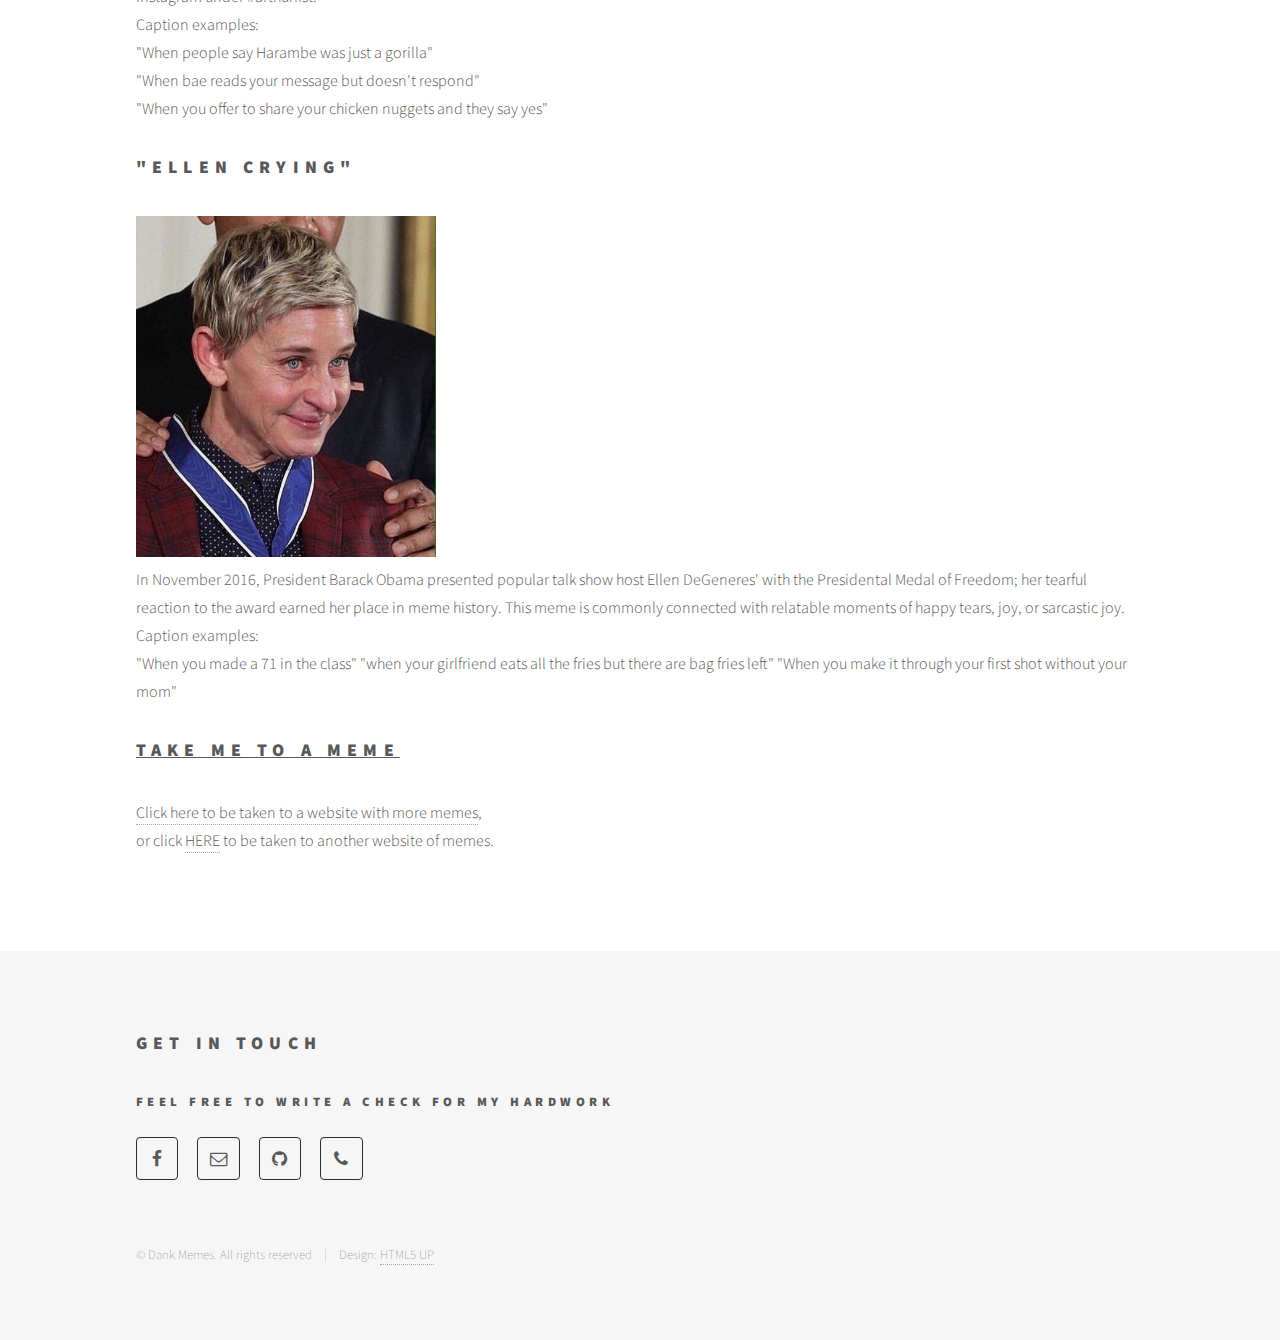
<file: generic.html>
<!DOCTYPE HTML>
<!--
	Phantom by HTML5 UP
	html5up.net | @ajlkn
	Free for personal and commercial use under the CCA 3.0 license (html5up.net/license)
-->
<html>
	<head>
		<title>Generic - Phantom by HTML5 UP</title>
		<meta charset="utf-8" />
		<meta name="viewport" content="width=device-width, initial-scale=1" />
		<!--[if lte IE 8]><script src="assets/js/ie/html5shiv.js"></script><![endif]-->
		<link rel="stylesheet" href="assets/css/main.css" />
		<!--[if lte IE 9]><link rel="stylesheet" href="assets/css/ie9.css" /><![endif]-->
		<!--[if lte IE 8]><link rel="stylesheet" href="assets/css/ie8.css" /><![endif]-->
	</head>
	<body>
		<!-- Wrapper -->
			<div id="wrapper">

				<!-- Header -->
					<header id="header">
						<div class="inner">

							<!-- Logo -->
								<a href="index.html" class="logo">
									<span class="symbol"><img src="images/logo.svg" alt="" /></span><span class="title">MEMES</span>
								</a>

							<!-- Nav -->
								<nav>
									<ul>
										<li><a href="#menu">Menu</a></li>
									</ul>
								</nav>

						</div>
					</header>

				<!-- Menu -->
					<nav id="menu">
						<h2>Menu</h2>
						<ul>
							<li><a href="index.html">Home</a></li>
							<li><a href="generic.html#what">What Is A Meme?</a></li>
							<li><a href="generic.html#evolution">Evolution Of Memes</a></li>
							<li><a href="generic.html#presence">The Gallery</a></li>
							<li><a href="generic.html#take">Take Me To A Meme</a></li>
						</ul>
					</nav>

				<!-- Main -->
					<div id="main">
						<div class="inner">
							<h1>Welcome to more information</h1>
							<span class="image main"><img src="images/memcover.jpg" alt="" /></span>
								<u><h2 id="what">What is a meme?</h2></u>
									<p style="text-indent: 50px;">I have spent all this work handpicking and showcasing popular memes, but now it's time to explain what a meme even is.  According to the dictionary, a meme is, <blockquote>A cultural item that is transmitted by repetition and replication in a manner analogous to the biological transmission of genes. A cultural item in the form of an image, video, phrase, etc., that is spread via the Internet and often altered in a creative or humorous way.</blockquote>
									Although we iconically think of memes as images or gifs, mediums such as dance crazes (like the Harlem Shake), videos (such as the #MannequinChallenge), individuals (such as Ken Bone), and even hashtags are also considered as memes. These small technological artifacts are then circulated through the world via channels such as social media, emails, news sources, blogs, and Internet subcultures, just to name a few. This site specifically focuses on memes that are visual images and/or gifs that have text, also known as captions, laid atop that are then circulated throughout the internet. Because the internet is accessible globally, memes become cultural symbols as they are shared around the world. A kid in Germany looking at the "Crying Jordan" meme and the "Ellen Crying" meme will understand that American celebrities are also susceptible to humiliation. Cultural values such as humiliation being okay and celebrated in America is just one of many that spreads. 
									</p>
								<u><h2 id="evolution">Evolution of memes</h2></u>
										<p style="text-indent: 50px;">Due to their popularity and prominence in pop culture, it may feel as if memes have been around for ages, but they simply haven't beause the technology to support them hasn't been around for long either. In the late 80s, the Internet was still in a phase of development, but video footage was easily shared and would become viral due to VHS advancements. As time passed, the Internet was growing and becoming more powerful and easier to use to share content. In the late 90s, an art student animated 4 gif hampsters to dance, added music, and looped the movements in HTML, and created the first unofficial meme called <i>Hampsterdance</i>. The early 2000s is when we started seeing the visual memes that we know and love today. Candid pictures of cats would receive funny text captions, cute baby videos like the <a href="https://www.youtube.com/watch?v=_OBlgSz8sSM">"Charlie bit me"</a> video became popular and more visible online. In addition to these memes, chain e-mails also become popularized. Chain e-mails are e-mails that curse bad luck or promise great fortunes upon you if you shared the e-mail with ten or so of your friends (today we call that spam). Today, we can how memes have evolved from cat pictures and baby videos to include celebrity candids, movie stills, or a television show still. Furthermore, because memes are so popuarlized, those who are (un)fortunate enough to become memes, become internet sensations and their image will live probably forever. 
									</p>
								<section>
									<u><h2 id="presence">The Gallery</h2></u>
										<style>
										.resize {
											    width: 400px;
	   											 height: auto;
												}

										.resize {
	   											 width: 300px;
	    										height: auto;
												}
										</style>
											<div>
											<h2><b>"Crying Mike"</b></h2>
												<img class="resize" src="images/cryingmike.jpg" alt="" />
													<p >Known as the "Crying Mike" or "Sad Jordan", this meme has immortalized Michael Jordan's sad facial expression during his induction ceremony into the Basketball Hall of Fame back in 2009. The meme is commonly used to reference misfortunes of athletes and normal people alike. <br />
													Caption examples: <br />
														"When Kobe takes your job" <br />
														"When you get an invite to the company finances meeting" <br />
														"When you arrive in the library at 3, study for 5 hours, but it's only 3:15"</p>	
											</div>
											<div>
											<h2><b>Obama-Biden memes</b></h2>
												<img class="resize" src="images/obamabiden.jpeg" alt="" />
													<p>Obama-Biden memes brought comic relief to this year's tulmultuous election year. The image shown is one of several candid pictures of the former President and Vice President. Despite the variety of images used, these memes often showcased Biden's love for President Obama or Biden's hesistance to leave the White House. <br />
													Caption example: <br />
														 Biden:"Check out this apartment I found in Georgetown for us." <br /> Obama:"Joe, I don't think you understand." <br /> Biden:"Is the bunk bed too much?"
													</p>
											</div>
											<div>
											<h2><b>"Cash Me Ousside, HowBow Dah"</b></h2>
												<img class="resize" src="images/cashme.png" alt="" />
													<p>"Cash Me Ousside, HowBow Dah" is the newest meme to circulate through pop culture. The meme is a quote from a guest on <i>The Dr.Phil Show</i>, who challenged the studio audience to a fight and said, "Catch me outside, how about that," but due to her thick accent sounded more like, "Cash me ousside, howbow dah." The meme has spread like wildfire. <br />
													Caption examples: <br />
													"When somebody says the last piece of chicken is there's" <br />
													"when the weatherman predicts sunshine but it snows" <br />
													"Protesters be like"
													</p>
											</div>
											<div>
											<h2><b>"But That's None of My Business"</b></h2>
												<img class="resize" src="images/kermit.jpg" alt="" />
													<p>This meme featuring Kermit the Frog from <i>The Muppets</i> will tell you that whatever's going on is none of their business, but the meme embodies a sense of sarcastic judgement. The image has been circulated and superimposed with captions that make fun of someone's questionable decisions; using the punchline that ,"it's none of my business." <br />
													Caption examples:<br />
													"You wore that outfit yesterday, but that's none of my business"<br />
													"My student asked for extra credit, but hasn't come to class in 2 weeks"
													"You say you're a fun professor, but assigned us a 10pg paper over break" </p>
											</div>
											<div>
											<h2><b>"Inner Me Kermit"</b></h2>
												<img class="resize" src="images/frameevilkermit.jpg" alt="" />
													<p> Known as "Inner Me Kermit," or "Evil Kermit." This meme lets people unlease their dark side. This photo captures the mental image of having someone having an angel on one shoulder and a devil on the other, with the hooded Kermit representing your evil side. This photo is often superimposed with a "good" decision and a "bad", or unpopular decision. <br />
													Caption example:<br />
													Me: *drops sandwich on the floor* <br />
													Inner me: "Eat it, five second rule"</p>
											</div>
											<div>
											<h2><b>"Skai Jackson"</b></h2>
												<img class="resize" src="images/skyejackson.jpg" alt="" />
													<p> This meme of Skai Jackson, an up-and-coming Disney star, was taken before one of her television appreances and her Twitter followers quickly replied and retweeted captions, turning her into an overnight meme. Her facial expression in this picture is what we would classify as a "petty" expression, or a face of someone dealing with a trivial matter. The meme quickly grew in popularity due to its circulation on Twitter, especially in the online community known as "Black Twitter" which caters to the African-American community. <br />
													Caption examples: <br />
													"When you give your friend advice but they didn't take it, and they come crying to you"<br />
													"Meeting your professor during finals week to explain why you need extra credit"<br />
													"Meeting your group partners on presentation day after they missed the presentation rehearsal"</p>
											</div>
											<div>
											<h2><b>"Salt Bae"</b></h2>
												<img class="resize" src="images/saltbae.gif" alt="" />
													<p> The "Salt Bae" meme is also a recently popular meme; it refers to a Turkish chef who was made famous for his cooking video in which he flamboyantly salts his steak and has earned a place in the hearts of millions as salt bae. This meme is also a gif, or animated image, because it captures his exaggerated movements.<br />
													Caption examples:<br />
													"When you use thus in an essay"<br />
													"When you beat your weightlifting record by 1 pound"<br />
													"When you write two pages and one parapgrah for a two page paper"</p>
											</div>
											<div>
											<h2><b>"Arthur Fist"</b></h2>
												<img class="resize" src="images/arthurfist.jpg" alt="" />
													<p> This meme began circulating on the interwebs around early August, and is a childhood classic for most millenials. The fist belongs to Arthur, an aardvark on an animated chilren's show called <i>Arthur</i>. The first person to tweet this picture, Twitter user @AlmostJT, wrote that the fist seemed to hold a lot fo emotion and that the picture was really relatable. Millions of other people must have agreed, because memes featuring this fist flooded Facebook, Twitter, and even Instagram under #arthurfist.<br />
													Caption examples:<br />
													"When people say Harambe was just a gorilla"<br />
													"When bae reads your message but doesn't respond"<br />
													"When you offer to share your chicken nuggets and they say yes"</p>
											</div>
											<div>
											<h2><b>"Ellen Crying"</b></h2>
												<img class="resize" src="images/ellencrying.jpg" alt="" />
													<p>In November 2016, President Barack Obama presented popular talk show host Ellen DeGeneres' with the Presidental Medal of Freedom; her tearful reaction to the award earned her place in meme history. This meme is commonly connected with relatable moments of happy tears, joy, or sarcastic joy. <br />
													Caption examples:<br />
													"When you made a 71 in the class"
													"when your girlfriend eats all the fries but there are bag fries left"
													"When you make it through your first shot without your mom"
											</div>
								</section>

								<section>
								<u><h2 id="take">Take me to a meme</h2></u>
									<a href="http://nymag.com/selectall/2016/12/best-funny-memes-2016-harambe-arthur-dat-boi-joe-biden.html">Click here to be taken to a website with more memes</a>, <br /> or click <a href="http://memecollection.net/">
									HERE</a> to be taken to another website of memes.
								</section>
						</div>
					</div>

				 <!--Footer-->
					<footer id="footer">
						<div class="inner">
							<!--<section>
								<h2>Get in touch</h2>
								<form method="post" action="#">
									<div class="field half first">
										<input type="text" name="name" id="name" placeholder="Name" />
									</div>
									<div class="field half">
										<input type="email" name="email" id="email" placeholder="Email" />
									</div>
									<div class="field">
										<textarea name="message" id="message" placeholder="Message"></textarea>
									</div>
									<ul class="actions">
										<li><input type="submit" value="Send" class="special" /></li>
									</ul>
								</form>
							</section>
							-->
						
							<section>
								<h2>Get in Touch</h2>
								<h4> Feel free to write a check for my hardwork</h4>
								<ul class="icons">
									<!--<li><a href="#" class="icon style2 fa-twitter"><span class="label">Twitter</span></a></li>
									-->
									<li><a href="https://www.facebook.com/Hanh1996" class="icon style2 fa-facebook"><span class="label">Facebook</span></a></li>
									<!--<li><a href="#" class="icon style2 fa-instagram"><span class="label">Instagram</span></a></li>
									-->
									<!--<li><a href="#" class="icon style2 fa-dribbble"><span class="label">Dribbble</span></a></li>
									-->
									<li><a href="mailto:hpham18@wooster.edu?Subject=Hello%20Hanh" class="icon style2 fa-envelope-o"><span class="label">Email</span></a></li>
									<li><a href="https://github.com/hpham18" class="icon style2 fa-github"><span class="label">GitHub</span></a></li>
									<!--<li><a href="#" class="icon style2 fa-500px"><span class="label">500px</span></a></li>
									-->
									<li><a class="popup icon style2 fa-phone" onclick="myFunction()">
  									<span class="popuptext" id="myPopup">Stranger danger! This function is unavailable</span></a></li>
										<style>
										/* Popup container - can be anything you want */
										.popup {
   											position: relative;
    										display: inline-block;
    										cursor: pointer;
										    -webkit-user-select: none;
										    -moz-user-select: none;
										    -ms-user-select: none;
										    user-select: none;
										}

										/* The actual popup */
										.popup .popuptext {
										    visibility: hidden;
										    width: 160px;
										    background-color: #555;
										    color: #fff;
										    text-align: center;
										    border-radius: 6px;
										    padding: 8px 0;
										    position: absolute;
										    z-index: 1;
										    bottom: 125%;
										    left: 50%;
										    margin-left: -80px;
}

										/* Popup arrow */
										.popup .popuptext::after {
										    content: "";
										    position: absolute;
										    top: 100%;
										    left: 50%;
										    margin-left: -5px;
										    border-width: 5px;
										    border-style: solid;
										    border-color: #555 transparent transparent transparent;
										}

										/* Toggle this class - hide and show the popup */
										.popup .show {
										    visibility: visible;
										    -webkit-animation: fadeIn 1s;
										    animation: fadeIn 1s;
										}

										/* Add animation (fade in the popup) */
										@-webkit-keyframes fadeIn {
										    from {opacity: 0;} 
										    to {opacity: 1;}
										}

										@keyframes fadeIn {
										    from {opacity: 0;}
										    to {opacity:1 ;}
										}
										</style>
										<body style="text-align:left">
												<script>
											// When the user clicks on div, open the popup
											function myFunction() {
											    var popup = document.getElementById("myPopup");
											    popup.classList.toggle("show");
											}
											</script>
											</body>
											</ul>
											</section>

							<ul class="copyright">
								<li>&copy; Dank Memes. All rights reserved</li><li>Design: <a href="http://html5up.net">HTML5 UP</a></li>
							</ul>
						</div>
					</footer>

			</div>

		<!-- Scripts -->
			<script src="assets/js/jquery.min.js"></script>
			<script src="assets/js/skel.min.js"></script>
			<script src="assets/js/util.js"></script>
			<!--[if lte IE 8]><script src="assets/js/ie/respond.min.js"></script><![endif]-->
			<script src="assets/js/main.js"></script>

	</body>
</html>
</file>
<file: assets/css/ie9.css>
/*
	Phantom by HTML5 UP
	html5up.net | @ajlkn
	Free for personal and commercial use under the CCA 3.0 license (html5up.net/license)
*/

/* Tiles */

	.tiles:after {
		content: '';
		display: block;
		clear: both;
	}

	.tiles article {
		float: left;
	}

		.tiles article > a {
			padding-top: 50%;
			margin-top: -1.75em;
		}

		body:not(.is-touch) .tiles article:hover > .image {
			-moz-transform: none;
			-webkit-transform: none;
			-ms-transform: none;
			transform: none;
		}

/* Footer */

	#footer > .inner section {
		float: left;
	}

	#footer > .inner .copyright {
		clear: both;
		padding-top: 4em;
	}
</file>
<file: assets/css/ie8.css>
/*
	Phantom by HTML5 UP
	html5up.net | @ajlkn
	Free for personal and commercial use under the CCA 3.0 license (html5up.net/license)
*/

/* Form */

	form .field {
		float: none !important;
		width: 100% !important;
		padding-left: 0 !important;
	}

/* Button */

	input[type="submit"],
	input[type="reset"],
	input[type="button"],
	button,
	.button {
		border: solid 2px #585858 !important;
	}

		input[type="submit"]:hover,
		input[type="reset"]:hover,
		input[type="button"]:hover,
		button:hover,
		.button:hover {
			border-color: #f2849e !important;
		}

		input[type="submit"].special,
		input[type="reset"].special,
		input[type="button"].special,
		button.special,
		.button.special {
			border: none !important;
		}

/* Tiles */

	.tiles article > .image:before, .tiles article > .image:after {
		display: none;
	}

/* Header */

	#header .logo .symbol {
		display: none;
	}

	#header nav ul li a[href="#menu"] {
		text-indent: 0;
		width: auto;
		font-size: 0.8em;
	}

		#header nav ul li a[href="#menu"]:before, #header nav ul li a[href="#menu"]:after {
			display: none;
		}

/* Footer */

	#footer > .inner section {
		width: 50%;
		margin-left: 3em;
	}

		#footer > .inner section:first-child {
			margin-left: 0;
			width: 40%;
		}
</file>
<file: assets/css/main.css>
@import url(font-awesome.min.css);
@import url("https://fonts.googleapis.com/css?family=Source+Sans+Pro:300,700,900");

/*
	Phantom by HTML5 UP
	html5up.net | @ajlkn
	Free for personal and commercial use under the CCA 3.0 license (html5up.net/license)
*/

/* Reset */

	html, body, div, span, object, iframe, h1, h2, h3, h4, h5, h6, p, blockquote, pre, a, abbr, acronym, address, big, cite, code, del, dfn, em, img, ins, kbd, q, s, samp, small, strike, strong, sub, sup, tt, var, b, u, i, center, dl, dt, dd, ol, ul, li, fieldset, form, label, legend, table, caption, tbody, tfoot, thead, tr, th, td, article, aside, canvas, details, embed, figure, figcaption, footer, header, hgroup, menu, nav, output, ruby, section, summary, time, mark, audio, video {
		margin: 0;
		padding: 0;
		border: 0;
		font-size: 100%;
		font: inherit;
		vertical-align: center;
	}

	article, aside, details, figcaption, figure, footer, header, hgroup, menu, nav, section {
		display: block;
	}

	body {
		line-height: 1;
	}

	ol, ul {
		list-style: none;
	}

	blockquote, q {
		quotes: none;
	}

	blockquote:before, blockquote:after, q:before, q:after {
		content: '';
		content: none;
	}

	table {
		border-collapse: collapse;
		border-spacing: 0;
	}

	body {
		-webkit-text-size-adjust: none;
	}

/* Box Model */

	*, *:before, *:after {
		-moz-box-sizing: border-box;
		-webkit-box-sizing: border-box;
		box-sizing: border-box;
	}

/* Grid */

	.row {
		border-bottom: solid 1px transparent;
		-moz-box-sizing: border-box;
		-webkit-box-sizing: border-box;
		box-sizing: border-box;
	}

	.row > * {
		float: left;
		-moz-box-sizing: border-box;
		-webkit-box-sizing: border-box;
		box-sizing: border-box;
	}

	.row:after, .row:before {
		content: '';
		display: block;
		clear: both;
		height: 0;
	}

	.row.uniform > * > :first-child {
		margin-top: 0;
	}

	.row.uniform > * > :last-child {
		margin-bottom: 0;
	}

	.row.\30 \25 > * {
		padding: 0 0 0 0em;
	}

	.row.\30 \25 {
		margin: 0 0 -1px 0em;
	}

	.row.uniform.\30 \25 > * {
		padding: 0em 0 0 0em;
	}

	.row.uniform.\30 \25 {
		margin: 0em 0 -1px 0em;
	}

	.row > * {
		padding: 0 0 0 2em;
	}

	.row {
		margin: 0 0 -1px -2em;
	}

	.row.uniform > * {
		padding: 2em 0 0 2em;
	}

	.row.uniform {
		margin: -2em 0 -1px -2em;
	}

	.row.\32 00\25 > * {
		padding: 0 0 0 4em;
	}

	.row.\32 00\25 {
		margin: 0 0 -1px -4em;
	}

	.row.uniform.\32 00\25 > * {
		padding: 4em 0 0 4em;
	}

	.row.uniform.\32 00\25 {
		margin: -4em 0 -1px -4em;
	}

	.row.\31 50\25 > * {
		padding: 0 0 0 3em;
	}

	.row.\31 50\25 {
		margin: 0 0 -1px -3em;
	}

	.row.uniform.\31 50\25 > * {
		padding: 3em 0 0 3em;
	}

	.row.uniform.\31 50\25 {
		margin: -3em 0 -1px -3em;
	}

	.row.\35 0\25 > * {
		padding: 0 0 0 1em;
	}

	.row.\35 0\25 {
		margin: 0 0 -1px -1em;
	}

	.row.uniform.\35 0\25 > * {
		padding: 1em 0 0 1em;
	}

	.row.uniform.\35 0\25 {
		margin: -1em 0 -1px -1em;
	}

	.row.\32 5\25 > * {
		padding: 0 0 0 0.5em;
	}

	.row.\32 5\25 {
		margin: 0 0 -1px -0.5em;
	}

	.row.uniform.\32 5\25 > * {
		padding: 0.5em 0 0 0.5em;
	}

	.row.uniform.\32 5\25 {
		margin: -0.5em 0 -1px -0.5em;
	}

	.\31 2u, .\31 2u\24 {
		width: 100%;
		clear: none;
		margin-left: 0;
	}

	.\31 1u, .\31 1u\24 {
		width: 91.6666666667%;
		clear: none;
		margin-left: 0;
	}

	.\31 0u, .\31 0u\24 {
		width: 83.3333333333%;
		clear: none;
		margin-left: 0;
	}

	.\39 u, .\39 u\24 {
		width: 75%;
		clear: none;
		margin-left: 0;
	}

	.\38 u, .\38 u\24 {
		width: 66.6666666667%;
		clear: none;
		margin-left: 0;
	}

	.\37 u, .\37 u\24 {
		width: 58.3333333333%;
		clear: none;
		margin-left: 0;
	}

	.\36 u, .\36 u\24 {
		width: 50%;
		clear: none;
		margin-left: 0;
	}

	.\35 u, .\35 u\24 {
		width: 41.6666666667%;
		clear: none;
		margin-left: 0;
	}

	.\34 u, .\34 u\24 {
		width: 33.3333333333%;
		clear: none;
		margin-left: 0;
	}

	.\33 u, .\33 u\24 {
		width: 25%;
		clear: none;
		margin-left: 0;
	}

	.\32 u, .\32 u\24 {
		width: 16.6666666667%;
		clear: none;
		margin-left: 0;
	}

	.\31 u, .\31 u\24 {
		width: 8.3333333333%;
		clear: none;
		margin-left: 0;
	}

	.\31 2u\24 + *,
	.\31 1u\24 + *,
	.\31 0u\24 + *,
	.\39 u\24 + *,
	.\38 u\24 + *,
	.\37 u\24 + *,
	.\36 u\24 + *,
	.\35 u\24 + *,
	.\34 u\24 + *,
	.\33 u\24 + *,
	.\32 u\24 + *,
	.\31 u\24 + * {
		clear: left;
	}

	.\-11u {
		margin-left: 91.66667%;
	}

	.\-10u {
		margin-left: 83.33333%;
	}

	.\-9u {
		margin-left: 75%;
	}

	.\-8u {
		margin-left: 66.66667%;
	}

	.\-7u {
		margin-left: 58.33333%;
	}

	.\-6u {
		margin-left: 50%;
	}

	.\-5u {
		margin-left: 41.66667%;
	}

	.\-4u {
		margin-left: 33.33333%;
	}

	.\-3u {
		margin-left: 25%;
	}

	.\-2u {
		margin-left: 16.66667%;
	}

	.\-1u {
		margin-left: 8.33333%;
	}

	@media screen and (max-width: 1680px) {

		.row > * {
			padding: 0 0 0 2em;
		}

		.row {
			margin: 0 0 -1px -2em;
		}

		.row.uniform > * {
			padding: 2em 0 0 2em;
		}

		.row.uniform {
			margin: -2em 0 -1px -2em;
		}

		.row.\32 00\25 > * {
			padding: 0 0 0 4em;
		}

		.row.\32 00\25 {
			margin: 0 0 -1px -4em;
		}

		.row.uniform.\32 00\25 > * {
			padding: 4em 0 0 4em;
		}

		.row.uniform.\32 00\25 {
			margin: -4em 0 -1px -4em;
		}

		.row.\31 50\25 > * {
			padding: 0 0 0 3em;
		}

		.row.\31 50\25 {
			margin: 0 0 -1px -3em;
		}

		.row.uniform.\31 50\25 > * {
			padding: 3em 0 0 3em;
		}

		.row.uniform.\31 50\25 {
			margin: -3em 0 -1px -3em;
		}

		.row.\35 0\25 > * {
			padding: 0 0 0 1em;
		}

		.row.\35 0\25 {
			margin: 0 0 -1px -1em;
		}

		.row.uniform.\35 0\25 > * {
			padding: 1em 0 0 1em;
		}

		.row.uniform.\35 0\25 {
			margin: -1em 0 -1px -1em;
		}

		.row.\32 5\25 > * {
			padding: 0 0 0 0.5em;
		}

		.row.\32 5\25 {
			margin: 0 0 -1px -0.5em;
		}

		.row.uniform.\32 5\25 > * {
			padding: 0.5em 0 0 0.5em;
		}

		.row.uniform.\32 5\25 {
			margin: -0.5em 0 -1px -0.5em;
		}

		.\31 2u\28xlarge\29, .\31 2u\24\28xlarge\29 {
			width: 100%;
			clear: none;
			margin-left: 0;
		}

		.\31 1u\28xlarge\29, .\31 1u\24\28xlarge\29 {
			width: 91.6666666667%;
			clear: none;
			margin-left: 0;
		}

		.\31 0u\28xlarge\29, .\31 0u\24\28xlarge\29 {
			width: 83.3333333333%;
			clear: none;
			margin-left: 0;
		}

		.\39 u\28xlarge\29, .\39 u\24\28xlarge\29 {
			width: 75%;
			clear: none;
			margin-left: 0;
		}

		.\38 u\28xlarge\29, .\38 u\24\28xlarge\29 {
			width: 66.6666666667%;
			clear: none;
			margin-left: 0;
		}

		.\37 u\28xlarge\29, .\37 u\24\28xlarge\29 {
			width: 58.3333333333%;
			clear: none;
			margin-left: 0;
		}

		.\36 u\28xlarge\29, .\36 u\24\28xlarge\29 {
			width: 50%;
			clear: none;
			margin-left: 0;
		}

		.\35 u\28xlarge\29, .\35 u\24\28xlarge\29 {
			width: 41.6666666667%;
			clear: none;
			margin-left: 0;
		}

		.\34 u\28xlarge\29, .\34 u\24\28xlarge\29 {
			width: 33.3333333333%;
			clear: none;
			margin-left: 0;
		}

		.\33 u\28xlarge\29, .\33 u\24\28xlarge\29 {
			width: 25%;
			clear: none;
			margin-left: 0;
		}

		.\32 u\28xlarge\29, .\32 u\24\28xlarge\29 {
			width: 16.6666666667%;
			clear: none;
			margin-left: 0;
		}

		.\31 u\28xlarge\29, .\31 u\24\28xlarge\29 {
			width: 8.3333333333%;
			clear: none;
			margin-left: 0;
		}

		.\31 2u\24\28xlarge\29 + *,
		.\31 1u\24\28xlarge\29 + *,
		.\31 0u\24\28xlarge\29 + *,
		.\39 u\24\28xlarge\29 + *,
		.\38 u\24\28xlarge\29 + *,
		.\37 u\24\28xlarge\29 + *,
		.\36 u\24\28xlarge\29 + *,
		.\35 u\24\28xlarge\29 + *,
		.\34 u\24\28xlarge\29 + *,
		.\33 u\24\28xlarge\29 + *,
		.\32 u\24\28xlarge\29 + *,
		.\31 u\24\28xlarge\29 + * {
			clear: left;
		}

		.\-11u\28xlarge\29 {
			margin-left: 91.66667%;
		}

		.\-10u\28xlarge\29 {
			margin-left: 83.33333%;
		}

		.\-9u\28xlarge\29 {
			margin-left: 75%;
		}

		.\-8u\28xlarge\29 {
			margin-left: 66.66667%;
		}

		.\-7u\28xlarge\29 {
			margin-left: 58.33333%;
		}

		.\-6u\28xlarge\29 {
			margin-left: 50%;
		}

		.\-5u\28xlarge\29 {
			margin-left: 41.66667%;
		}

		.\-4u\28xlarge\29 {
			margin-left: 33.33333%;
		}

		.\-3u\28xlarge\29 {
			margin-left: 25%;
		}

		.\-2u\28xlarge\29 {
			margin-left: 16.66667%;
		}

		.\-1u\28xlarge\29 {
			margin-left: 8.33333%;
		}

	}

	@media screen and (max-width: 1280px) {

		.row > * {
			padding: 0 0 0 2em;
		}

		.row {
			margin: 0 0 -1px -2em;
		}

		.row.uniform > * {
			padding: 2em 0 0 2em;
		}

		.row.uniform {
			margin: -2em 0 -1px -2em;
		}

		.row.\32 00\25 > * {
			padding: 0 0 0 4em;
		}

		.row.\32 00\25 {
			margin: 0 0 -1px -4em;
		}

		.row.uniform.\32 00\25 > * {
			padding: 4em 0 0 4em;
		}

		.row.uniform.\32 00\25 {
			margin: -4em 0 -1px -4em;
		}

		.row.\31 50\25 > * {
			padding: 0 0 0 3em;
		}

		.row.\31 50\25 {
			margin: 0 0 -1px -3em;
		}

		.row.uniform.\31 50\25 > * {
			padding: 3em 0 0 3em;
		}

		.row.uniform.\31 50\25 {
			margin: -3em 0 -1px -3em;
		}

		.row.\35 0\25 > * {
			padding: 0 0 0 1em;
		}

		.row.\35 0\25 {
			margin: 0 0 -1px -1em;
		}

		.row.uniform.\35 0\25 > * {
			padding: 1em 0 0 1em;
		}

		.row.uniform.\35 0\25 {
			margin: -1em 0 -1px -1em;
		}

		.row.\32 5\25 > * {
			padding: 0 0 0 0.5em;
		}

		.row.\32 5\25 {
			margin: 0 0 -1px -0.5em;
		}

		.row.uniform.\32 5\25 > * {
			padding: 0.5em 0 0 0.5em;
		}

		.row.uniform.\32 5\25 {
			margin: -0.5em 0 -1px -0.5em;
		}

		.\31 2u\28large\29, .\31 2u\24\28large\29 {
			width: 100%;
			clear: none;
			margin-left: 0;
		}

		.\31 1u\28large\29, .\31 1u\24\28large\29 {
			width: 91.6666666667%;
			clear: none;
			margin-left: 0;
		}

		.\31 0u\28large\29, .\31 0u\24\28large\29 {
			width: 83.3333333333%;
			clear: none;
			margin-left: 0;
		}

		.\39 u\28large\29, .\39 u\24\28large\29 {
			width: 75%;
			clear: none;
			margin-left: 0;
		}

		.\38 u\28large\29, .\38 u\24\28large\29 {
			width: 66.6666666667%;
			clear: none;
			margin-left: 0;
		}

		.\37 u\28large\29, .\37 u\24\28large\29 {
			width: 58.3333333333%;
			clear: none;
			margin-left: 0;
		}

		.\36 u\28large\29, .\36 u\24\28large\29 {
			width: 50%;
			clear: none;
			margin-left: 0;
		}

		.\35 u\28large\29, .\35 u\24\28large\29 {
			width: 41.6666666667%;
			clear: none;
			margin-left: 0;
		}

		.\34 u\28large\29, .\34 u\24\28large\29 {
			width: 33.3333333333%;
			clear: none;
			margin-left: 0;
		}

		.\33 u\28large\29, .\33 u\24\28large\29 {
			width: 25%;
			clear: none;
			margin-left: 0;
		}

		.\32 u\28large\29, .\32 u\24\28large\29 {
			width: 16.6666666667%;
			clear: none;
			margin-left: 0;
		}

		.\31 u\28large\29, .\31 u\24\28large\29 {
			width: 8.3333333333%;
			clear: none;
			margin-left: 0;
		}

		.\31 2u\24\28large\29 + *,
		.\31 1u\24\28large\29 + *,
		.\31 0u\24\28large\29 + *,
		.\39 u\24\28large\29 + *,
		.\38 u\24\28large\29 + *,
		.\37 u\24\28large\29 + *,
		.\36 u\24\28large\29 + *,
		.\35 u\24\28large\29 + *,
		.\34 u\24\28large\29 + *,
		.\33 u\24\28large\29 + *,
		.\32 u\24\28large\29 + *,
		.\31 u\24\28large\29 + * {
			clear: left;
		}

		.\-11u\28large\29 {
			margin-left: 91.66667%;
		}

		.\-10u\28large\29 {
			margin-left: 83.33333%;
		}

		.\-9u\28large\29 {
			margin-left: 75%;
		}

		.\-8u\28large\29 {
			margin-left: 66.66667%;
		}

		.\-7u\28large\29 {
			margin-left: 58.33333%;
		}

		.\-6u\28large\29 {
			margin-left: 50%;
		}

		.\-5u\28large\29 {
			margin-left: 41.66667%;
		}

		.\-4u\28large\29 {
			margin-left: 33.33333%;
		}

		.\-3u\28large\29 {
			margin-left: 25%;
		}

		.\-2u\28large\29 {
			margin-left: 16.66667%;
		}

		.\-1u\28large\29 {
			margin-left: 8.33333%;
		}

	}

	@media screen and (max-width: 980px) {

		.row > * {
			padding: 0 0 0 1.5em;
		}

		.row {
			margin: 0 0 -1px -1.5em;
		}

		.row.uniform > * {
			padding: 1.5em 0 0 1.5em;
		}

		.row.uniform {
			margin: -1.5em 0 -1px -1.5em;
		}

		.row.\32 00\25 > * {
			padding: 0 0 0 3em;
		}

		.row.\32 00\25 {
			margin: 0 0 -1px -3em;
		}

		.row.uniform.\32 00\25 > * {
			padding: 3em 0 0 3em;
		}

		.row.uniform.\32 00\25 {
			margin: -3em 0 -1px -3em;
		}

		.row.\31 50\25 > * {
			padding: 0 0 0 2.25em;
		}

		.row.\31 50\25 {
			margin: 0 0 -1px -2.25em;
		}

		.row.uniform.\31 50\25 > * {
			padding: 2.25em 0 0 2.25em;
		}

		.row.uniform.\31 50\25 {
			margin: -2.25em 0 -1px -2.25em;
		}

		.row.\35 0\25 > * {
			padding: 0 0 0 0.75em;
		}

		.row.\35 0\25 {
			margin: 0 0 -1px -0.75em;
		}

		.row.uniform.\35 0\25 > * {
			padding: 0.75em 0 0 0.75em;
		}

		.row.uniform.\35 0\25 {
			margin: -0.75em 0 -1px -0.75em;
		}

		.row.\32 5\25 > * {
			padding: 0 0 0 0.375em;
		}

		.row.\32 5\25 {
			margin: 0 0 -1px -0.375em;
		}

		.row.uniform.\32 5\25 > * {
			padding: 0.375em 0 0 0.375em;
		}

		.row.uniform.\32 5\25 {
			margin: -0.375em 0 -1px -0.375em;
		}

		.\31 2u\28medium\29, .\31 2u\24\28medium\29 {
			width: 100%;
			clear: none;
			margin-left: 0;
		}

		.\31 1u\28medium\29, .\31 1u\24\28medium\29 {
			width: 91.6666666667%;
			clear: none;
			margin-left: 0;
		}

		.\31 0u\28medium\29, .\31 0u\24\28medium\29 {
			width: 83.3333333333%;
			clear: none;
			margin-left: 0;
		}

		.\39 u\28medium\29, .\39 u\24\28medium\29 {
			width: 75%;
			clear: none;
			margin-left: 0;
		}

		.\38 u\28medium\29, .\38 u\24\28medium\29 {
			width: 66.6666666667%;
			clear: none;
			margin-left: 0;
		}

		.\37 u\28medium\29, .\37 u\24\28medium\29 {
			width: 58.3333333333%;
			clear: none;
			margin-left: 0;
		}

		.\36 u\28medium\29, .\36 u\24\28medium\29 {
			width: 50%;
			clear: none;
			margin-left: 0;
		}

		.\35 u\28medium\29, .\35 u\24\28medium\29 {
			width: 41.6666666667%;
			clear: none;
			margin-left: 0;
		}

		.\34 u\28medium\29, .\34 u\24\28medium\29 {
			width: 33.3333333333%;
			clear: none;
			margin-left: 0;
		}

		.\33 u\28medium\29, .\33 u\24\28medium\29 {
			width: 25%;
			clear: none;
			margin-left: 0;
		}

		.\32 u\28medium\29, .\32 u\24\28medium\29 {
			width: 16.6666666667%;
			clear: none;
			margin-left: 0;
		}

		.\31 u\28medium\29, .\31 u\24\28medium\29 {
			width: 8.3333333333%;
			clear: none;
			margin-left: 0;
		}

		.\31 2u\24\28medium\29 + *,
		.\31 1u\24\28medium\29 + *,
		.\31 0u\24\28medium\29 + *,
		.\39 u\24\28medium\29 + *,
		.\38 u\24\28medium\29 + *,
		.\37 u\24\28medium\29 + *,
		.\36 u\24\28medium\29 + *,
		.\35 u\24\28medium\29 + *,
		.\34 u\24\28medium\29 + *,
		.\33 u\24\28medium\29 + *,
		.\32 u\24\28medium\29 + *,
		.\31 u\24\28medium\29 + * {
			clear: left;
		}

		.\-11u\28medium\29 {
			margin-left: 91.66667%;
		}

		.\-10u\28medium\29 {
			margin-left: 83.33333%;
		}

		.\-9u\28medium\29 {
			margin-left: 75%;
		}

		.\-8u\28medium\29 {
			margin-left: 66.66667%;
		}

		.\-7u\28medium\29 {
			margin-left: 58.33333%;
		}

		.\-6u\28medium\29 {
			margin-left: 50%;
		}

		.\-5u\28medium\29 {
			margin-left: 41.66667%;
		}

		.\-4u\28medium\29 {
			margin-left: 33.33333%;
		}

		.\-3u\28medium\29 {
			margin-left: 25%;
		}

		.\-2u\28medium\29 {
			margin-left: 16.66667%;
		}

		.\-1u\28medium\29 {
			margin-left: 8.33333%;
		}

	}

	@media screen and (max-width: 736px) {

		.row > * {
			padding: 0 0 0 1em;
		}

		.row {
			margin: 0 0 -1px -1em;
		}

		.row.uniform > * {
			padding: 1em 0 0 1em;
		}

		.row.uniform {
			margin: -1em 0 -1px -1em;
		}

		.row.\32 00\25 > * {
			padding: 0 0 0 2em;
		}

		.row.\32 00\25 {
			margin: 0 0 -1px -2em;
		}

		.row.uniform.\32 00\25 > * {
			padding: 2em 0 0 2em;
		}

		.row.uniform.\32 00\25 {
			margin: -2em 0 -1px -2em;
		}

		.row.\31 50\25 > * {
			padding: 0 0 0 1.5em;
		}

		.row.\31 50\25 {
			margin: 0 0 -1px -1.5em;
		}

		.row.uniform.\31 50\25 > * {
			padding: 1.5em 0 0 1.5em;
		}

		.row.uniform.\31 50\25 {
			margin: -1.5em 0 -1px -1.5em;
		}

		.row.\35 0\25 > * {
			padding: 0 0 0 0.5em;
		}

		.row.\35 0\25 {
			margin: 0 0 -1px -0.5em;
		}

		.row.uniform.\35 0\25 > * {
			padding: 0.5em 0 0 0.5em;
		}

		.row.uniform.\35 0\25 {
			margin: -0.5em 0 -1px -0.5em;
		}

		.row.\32 5\25 > * {
			padding: 0 0 0 0.25em;
		}

		.row.\32 5\25 {
			margin: 0 0 -1px -0.25em;
		}

		.row.uniform.\32 5\25 > * {
			padding: 0.25em 0 0 0.25em;
		}

		.row.uniform.\32 5\25 {
			margin: -0.25em 0 -1px -0.25em;
		}

		.\31 2u\28small\29, .\31 2u\24\28small\29 {
			width: 100%;
			clear: none;
			margin-left: 0;
		}

		.\31 1u\28small\29, .\31 1u\24\28small\29 {
			width: 91.6666666667%;
			clear: none;
			margin-left: 0;
		}

		.\31 0u\28small\29, .\31 0u\24\28small\29 {
			width: 83.3333333333%;
			clear: none;
			margin-left: 0;
		}

		.\39 u\28small\29, .\39 u\24\28small\29 {
			width: 75%;
			clear: none;
			margin-left: 0;
		}

		.\38 u\28small\29, .\38 u\24\28small\29 {
			width: 66.6666666667%;
			clear: none;
			margin-left: 0;
		}

		.\37 u\28small\29, .\37 u\24\28small\29 {
			width: 58.3333333333%;
			clear: none;
			margin-left: 0;
		}

		.\36 u\28small\29, .\36 u\24\28small\29 {
			width: 50%;
			clear: none;
			margin-left: 0;
		}

		.\35 u\28small\29, .\35 u\24\28small\29 {
			width: 41.6666666667%;
			clear: none;
			margin-left: 0;
		}

		.\34 u\28small\29, .\34 u\24\28small\29 {
			width: 33.3333333333%;
			clear: none;
			margin-left: 0;
		}

		.\33 u\28small\29, .\33 u\24\28small\29 {
			width: 25%;
			clear: none;
			margin-left: 0;
		}

		.\32 u\28small\29, .\32 u\24\28small\29 {
			width: 16.6666666667%;
			clear: none;
			margin-left: 0;
		}

		.\31 u\28small\29, .\31 u\24\28small\29 {
			width: 8.3333333333%;
			clear: none;
			margin-left: 0;
		}

		.\31 2u\24\28small\29 + *,
		.\31 1u\24\28small\29 + *,
		.\31 0u\24\28small\29 + *,
		.\39 u\24\28small\29 + *,
		.\38 u\24\28small\29 + *,
		.\37 u\24\28small\29 + *,
		.\36 u\24\28small\29 + *,
		.\35 u\24\28small\29 + *,
		.\34 u\24\28small\29 + *,
		.\33 u\24\28small\29 + *,
		.\32 u\24\28small\29 + *,
		.\31 u\24\28small\29 + * {
			clear: left;
		}

		.\-11u\28small\29 {
			margin-left: 91.66667%;
		}

		.\-10u\28small\29 {
			margin-left: 83.33333%;
		}

		.\-9u\28small\29 {
			margin-left: 75%;
		}

		.\-8u\28small\29 {
			margin-left: 66.66667%;
		}

		.\-7u\28small\29 {
			margin-left: 58.33333%;
		}

		.\-6u\28small\29 {
			margin-left: 50%;
		}

		.\-5u\28small\29 {
			margin-left: 41.66667%;
		}

		.\-4u\28small\29 {
			margin-left: 33.33333%;
		}

		.\-3u\28small\29 {
			margin-left: 25%;
		}

		.\-2u\28small\29 {
			margin-left: 16.66667%;
		}

		.\-1u\28small\29 {
			margin-left: 8.33333%;
		}

	}

	@media screen and (max-width: 480px) {

		.row > * {
			padding: 0 0 0 1em;
		}

		.row {
			margin: 0 0 -1px -1em;
		}

		.row.uniform > * {
			padding: 1em 0 0 1em;
		}

		.row.uniform {
			margin: -1em 0 -1px -1em;
		}

		.row.\32 00\25 > * {
			padding: 0 0 0 2em;
		}

		.row.\32 00\25 {
			margin: 0 0 -1px -2em;
		}

		.row.uniform.\32 00\25 > * {
			padding: 2em 0 0 2em;
		}

		.row.uniform.\32 00\25 {
			margin: -2em 0 -1px -2em;
		}

		.row.\31 50\25 > * {
			padding: 0 0 0 1.5em;
		}

		.row.\31 50\25 {
			margin: 0 0 -1px -1.5em;
		}

		.row.uniform.\31 50\25 > * {
			padding: 1.5em 0 0 1.5em;
		}

		.row.uniform.\31 50\25 {
			margin: -1.5em 0 -1px -1.5em;
		}

		.row.\35 0\25 > * {
			padding: 0 0 0 0.5em;
		}

		.row.\35 0\25 {
			margin: 0 0 -1px -0.5em;
		}

		.row.uniform.\35 0\25 > * {
			padding: 0.5em 0 0 0.5em;
		}

		.row.uniform.\35 0\25 {
			margin: -0.5em 0 -1px -0.5em;
		}

		.row.\32 5\25 > * {
			padding: 0 0 0 0.25em;
		}

		.row.\32 5\25 {
			margin: 0 0 -1px -0.25em;
		}

		.row.uniform.\32 5\25 > * {
			padding: 0.25em 0 0 0.25em;
		}

		.row.uniform.\32 5\25 {
			margin: -0.25em 0 -1px -0.25em;
		}

		.\31 2u\28xsmall\29, .\31 2u\24\28xsmall\29 {
			width: 100%;
			clear: none;
			margin-left: 0;
		}

		.\31 1u\28xsmall\29, .\31 1u\24\28xsmall\29 {
			width: 91.6666666667%;
			clear: none;
			margin-left: 0;
		}

		.\31 0u\28xsmall\29, .\31 0u\24\28xsmall\29 {
			width: 83.3333333333%;
			clear: none;
			margin-left: 0;
		}

		.\39 u\28xsmall\29, .\39 u\24\28xsmall\29 {
			width: 75%;
			clear: none;
			margin-left: 0;
		}

		.\38 u\28xsmall\29, .\38 u\24\28xsmall\29 {
			width: 66.6666666667%;
			clear: none;
			margin-left: 0;
		}

		.\37 u\28xsmall\29, .\37 u\24\28xsmall\29 {
			width: 58.3333333333%;
			clear: none;
			margin-left: 0;
		}

		.\36 u\28xsmall\29, .\36 u\24\28xsmall\29 {
			width: 50%;
			clear: none;
			margin-left: 0;
		}

		.\35 u\28xsmall\29, .\35 u\24\28xsmall\29 {
			width: 41.6666666667%;
			clear: none;
			margin-left: 0;
		}

		.\34 u\28xsmall\29, .\34 u\24\28xsmall\29 {
			width: 33.3333333333%;
			clear: none;
			margin-left: 0;
		}

		.\33 u\28xsmall\29, .\33 u\24\28xsmall\29 {
			width: 25%;
			clear: none;
			margin-left: 0;
		}

		.\32 u\28xsmall\29, .\32 u\24\28xsmall\29 {
			width: 16.6666666667%;
			clear: none;
			margin-left: 0;
		}

		.\31 u\28xsmall\29, .\31 u\24\28xsmall\29 {
			width: 8.3333333333%;
			clear: none;
			margin-left: 0;
		}

		.\31 2u\24\28xsmall\29 + *,
		.\31 1u\24\28xsmall\29 + *,
		.\31 0u\24\28xsmall\29 + *,
		.\39 u\24\28xsmall\29 + *,
		.\38 u\24\28xsmall\29 + *,
		.\37 u\24\28xsmall\29 + *,
		.\36 u\24\28xsmall\29 + *,
		.\35 u\24\28xsmall\29 + *,
		.\34 u\24\28xsmall\29 + *,
		.\33 u\24\28xsmall\29 + *,
		.\32 u\24\28xsmall\29 + *,
		.\31 u\24\28xsmall\29 + * {
			clear: left;
		}

		.\-11u\28xsmall\29 {
			margin-left: 91.66667%;
		}

		.\-10u\28xsmall\29 {
			margin-left: 83.33333%;
		}

		.\-9u\28xsmall\29 {
			margin-left: 75%;
		}

		.\-8u\28xsmall\29 {
			margin-left: 66.66667%;
		}

		.\-7u\28xsmall\29 {
			margin-left: 58.33333%;
		}

		.\-6u\28xsmall\29 {
			margin-left: 50%;
		}

		.\-5u\28xsmall\29 {
			margin-left: 41.66667%;
		}

		.\-4u\28xsmall\29 {
			margin-left: 33.33333%;
		}

		.\-3u\28xsmall\29 {
			margin-left: 25%;
		}

		.\-2u\28xsmall\29 {
			margin-left: 16.66667%;
		}

		.\-1u\28xsmall\29 {
			margin-left: 8.33333%;
		}

	}

	@media screen and (max-width: 360px) {

		.row > * {
			padding: 0 0 0 1em;
		}

		.row {
			margin: 0 0 -1px -1em;
		}

		.row.uniform > * {
			padding: 1em 0 0 1em;
		}

		.row.uniform {
			margin: -1em 0 -1px -1em;
		}

		.row.\32 00\25 > * {
			padding: 0 0 0 2em;
		}

		.row.\32 00\25 {
			margin: 0 0 -1px -2em;
		}

		.row.uniform.\32 00\25 > * {
			padding: 2em 0 0 2em;
		}

		.row.uniform.\32 00\25 {
			margin: -2em 0 -1px -2em;
		}

		.row.\31 50\25 > * {
			padding: 0 0 0 1.5em;
		}

		.row.\31 50\25 {
			margin: 0 0 -1px -1.5em;
		}

		.row.uniform.\31 50\25 > * {
			padding: 1.5em 0 0 1.5em;
		}

		.row.uniform.\31 50\25 {
			margin: -1.5em 0 -1px -1.5em;
		}

		.row.\35 0\25 > * {
			padding: 0 0 0 0.5em;
		}

		.row.\35 0\25 {
			margin: 0 0 -1px -0.5em;
		}

		.row.uniform.\35 0\25 > * {
			padding: 0.5em 0 0 0.5em;
		}

		.row.uniform.\35 0\25 {
			margin: -0.5em 0 -1px -0.5em;
		}

		.row.\32 5\25 > * {
			padding: 0 0 0 0.25em;
		}

		.row.\32 5\25 {
			margin: 0 0 -1px -0.25em;
		}

		.row.uniform.\32 5\25 > * {
			padding: 0.25em 0 0 0.25em;
		}

		.row.uniform.\32 5\25 {
			margin: -0.25em 0 -1px -0.25em;
		}

		.\31 2u\28xxsmall\29, .\31 2u\24\28xxsmall\29 {
			width: 100%;
			clear: none;
			margin-left: 0;
		}

		.\31 1u\28xxsmall\29, .\31 1u\24\28xxsmall\29 {
			width: 91.6666666667%;
			clear: none;
			margin-left: 0;
		}

		.\31 0u\28xxsmall\29, .\31 0u\24\28xxsmall\29 {
			width: 83.3333333333%;
			clear: none;
			margin-left: 0;
		}

		.\39 u\28xxsmall\29, .\39 u\24\28xxsmall\29 {
			width: 75%;
			clear: none;
			margin-left: 0;
		}

		.\38 u\28xxsmall\29, .\38 u\24\28xxsmall\29 {
			width: 66.6666666667%;
			clear: none;
			margin-left: 0;
		}

		.\37 u\28xxsmall\29, .\37 u\24\28xxsmall\29 {
			width: 58.3333333333%;
			clear: none;
			margin-left: 0;
		}

		.\36 u\28xxsmall\29, .\36 u\24\28xxsmall\29 {
			width: 50%;
			clear: none;
			margin-left: 0;
		}

		.\35 u\28xxsmall\29, .\35 u\24\28xxsmall\29 {
			width: 41.6666666667%;
			clear: none;
			margin-left: 0;
		}

		.\34 u\28xxsmall\29, .\34 u\24\28xxsmall\29 {
			width: 33.3333333333%;
			clear: none;
			margin-left: 0;
		}

		.\33 u\28xxsmall\29, .\33 u\24\28xxsmall\29 {
			width: 25%;
			clear: none;
			margin-left: 0;
		}

		.\32 u\28xxsmall\29, .\32 u\24\28xxsmall\29 {
			width: 16.6666666667%;
			clear: none;
			margin-left: 0;
		}

		.\31 u\28xxsmall\29, .\31 u\24\28xxsmall\29 {
			width: 8.3333333333%;
			clear: none;
			margin-left: 0;
		}

		.\31 2u\24\28xxsmall\29 + *,
		.\31 1u\24\28xxsmall\29 + *,
		.\31 0u\24\28xxsmall\29 + *,
		.\39 u\24\28xxsmall\29 + *,
		.\38 u\24\28xxsmall\29 + *,
		.\37 u\24\28xxsmall\29 + *,
		.\36 u\24\28xxsmall\29 + *,
		.\35 u\24\28xxsmall\29 + *,
		.\34 u\24\28xxsmall\29 + *,
		.\33 u\24\28xxsmall\29 + *,
		.\32 u\24\28xxsmall\29 + *,
		.\31 u\24\28xxsmall\29 + * {
			clear: left;
		}

		.\-11u\28xxsmall\29 {
			margin-left: 91.66667%;
		}

		.\-10u\28xxsmall\29 {
			margin-left: 83.33333%;
		}

		.\-9u\28xxsmall\29 {
			margin-left: 75%;
		}

		.\-8u\28xxsmall\29 {
			margin-left: 66.66667%;
		}

		.\-7u\28xxsmall\29 {
			margin-left: 58.33333%;
		}

		.\-6u\28xxsmall\29 {
			margin-left: 50%;
		}

		.\-5u\28xxsmall\29 {
			margin-left: 41.66667%;
		}

		.\-4u\28xxsmall\29 {
			margin-left: 33.33333%;
		}

		.\-3u\28xxsmall\29 {
			margin-left: 25%;
		}

		.\-2u\28xxsmall\29 {
			margin-left: 16.66667%;
		}

		.\-1u\28xxsmall\29 {
			margin-left: 8.33333%;
		}

	}

/* Basic */

	@-ms-viewport {
		width: device-width;
	}

	body {
		-ms-overflow-style: scrollbar;
	}

	@media screen and (max-width: 480px) {

		html, body {
			min-width: 320px;
		}

	}

	body {
		background: #ffffff;
	}

		body.is-loading *, body.is-loading *:before, body.is-loading *:after {
			-moz-animation: none !important;
			-webkit-animation: none !important;
			-ms-animation: none !important;
			animation: none !important;
			-moz-transition: none !important;
			-webkit-transition: none !important;
			-ms-transition: none !important;
			transition: none !important;
		}

/* Type */

	body, input, select, textarea {
		color: #585858;
		font-family: "Source Sans Pro", Helvetica, sans-serif;
		font-size: 16pt;
		font-weight: 300;
		line-height: 1.75;
	}

		@media screen and (max-width: 1680px) {

			body, input, select, textarea {
				font-size: 14pt;
			}

		}

		@media screen and (max-width: 1280px) {

			body, input, select, textarea {
				font-size: 12pt;
			}

		}

	a {
		-moz-transition: border-bottom-color 0.2s ease, color 0.2s ease;
		-webkit-transition: border-bottom-color 0.2s ease, color 0.2s ease;
		-ms-transition: border-bottom-color 0.2s ease, color 0.2s ease;
		transition: border-bottom-color 0.2s ease, color 0.2s ease;
		text-decoration: none;
		color: #585858;
		border-bottom: dotted 1px rgba(88, 88, 88, 0.5);
	}

		a:hover {
			border-bottom-color: transparent;
			color: #c1babc !important;
		}

	strong, b {
		font-weight: 900;
	}

	em, i {
		font-style: italic;
	}

	p {
		margin: 0 0 2em 0;
	}

	h1 {
		font-size: 2.75em;
		font-weight: 700;
		line-height: 1.3;
		margin: 0 0 1em 0;
		letter-spacing: -0.035em;
	}

		h1 a {
			color: inherit;
		}

		@media screen and (max-width: 736px) {

			h1 {
				font-size: 2em;
				margin: 0 0 1em 0;
			}

		}

		@media screen and (max-width: 360px) {

			h1 {
				font-size: 1.75em;
			}

		}

	h2, h4, h5, h6 {
		font-weight: 900;
		line-height: 1.5;
		margin: 0 0 2em 0;
		text-transform: uppercase;
		letter-spacing: 0.35em;
	}
	h3 {
		font-weight: 900;
		line-height: 5.5;
		margin: 0 0 2em 0;
		text-transform: uppercase;
		letter-spacing: 0.35em;
	}
		h2 a, h3 a, h4 a, h5 a, h6 a {
			color: inherit;
		}

	h2 {
		font-size: 1.1em;
	}

	h3 {
		font-size: 1em;
	}

	h4 {
		font-size: 0.8em;
	}

	h5 {
		font-size: 0.8em;
	}

	h6 {
		font-size: 0.8em;
	}

	@media screen and (max-width: 980px) {

		h1 br, h2 br, h3 br, h4 br, h5 br, h6 br {
			display: none;
		}

	}

	@media screen and (max-width: 736px) {

		h2 {
			font-size: 1em;
		}

		h3 {
			font-size: 0.8em;
		}

	}

	sub {
		font-size: 0.8em;
		position: relative;
		top: 0.5em;
	}

	sup {
		font-size: 0.8em;
		position: relative;
		top: -0.5em;
	}

	blockquote {
		border-left: solid 4px #302e2e;
		font-style: italic;
		margin: 0 0 2em 0;
		padding: 0.5em 0 0.5em 2em;
	}

	code {
		background: rgba(144, 144, 144, 0.075);
		border-radius: 4px;
		border: solid 1px #302e2e;
		font-family: "Courier New", monospace;
		font-size: 0.9em;
		margin: 0 0.25em;
		padding: 0.25em 0.65em;
	}

	pre {
		-webkit-overflow-scrolling: touch;
		font-family: "Courier New", monospace;
		font-size: 0.9em;
		margin: 0 0 2em 0;
	}

		pre code {
			display: block;
			line-height: 1.75;
			padding: 1em 1.5em;
			overflow-x: auto;
		}

	hr {
		border: 0;
		border-bottom: solid 1px #302e2e;
		margin: 2em 0;
	}

		hr.major {
			margin: 3em 0;
		}

	.align-left {
		text-align: left;
	}

	.align-center {
		text-align: center;
	}

	.align-right {
		text-align: right;
	}

/* Section/Article */

	section.special, article.special {
		text-align: center;
	}

	header p {
		margin-top: -1em;
	}

	@media screen and (max-width: 736px) {

		header p {
			margin-top: 0;
		}

	}

/* Icon */

	.icon {
		text-decoration: none;
		border-bottom: none;
		position: relative;
	}

		.icon:before {
			-moz-osx-font-smoothing: grayscale;
			-webkit-font-smoothing: antialiased;
			font-family: FontAwesome;
			font-style: normal;
			font-weight: normal;
			text-transform: none !important;
		}

		.icon > .label {
			display: none;
		}

		.icon.style2 {
			-moz-transition: background-color 0.2s ease-in-out, color 0.2s ease-in-out, border-color 0.2s ease-in-out;
			-webkit-transition: background-color 0.2s ease-in-out, color 0.2s ease-in-out, border-color 0.2s ease-in-out;
			-ms-transition: background-color 0.2s ease-in-out, color 0.2s ease-in-out, border-color 0.2s ease-in-out;
			transition: background-color 0.2s ease-in-out, color 0.2s ease-in-out, border-color 0.2s ease-in-out;
			background-color: transparent;
			border: solid 1px #302e2e;
			border-radius: 4px;
			width: 2.65em;
			height: 2.65em;
			display: inline-block;
			text-align: center;
			line-height: 2.65em;
			color: inherit;
		}

			.icon.style2:before {
				font-size: 1.1em;
			}

			.icon.style2:hover {
				color: #585858;
				border-color: #585858;
			}

			.icon.style2:active {
				background-color: rgba(242, 132, 158, 0.1);
			}

/* List */

	ol {
		list-style: decimal;
		margin: 0 0 2em 0;
		padding-left: 1.25em;
	}

		ol li {
			padding-left: 0.25em;
		}

	ul {
		list-style: disc;
		margin: 0 0 2em 0;
		padding-left: 1em;
	}

		ul li {
			padding-left: 0.5em;
		}

		ul.alt {
			list-style: none;
			padding-left: 0;
		}

			ul.alt li {
				border-top: solid 1px #302e2e;
				padding: 0.5em 0;
			}

				ul.alt li:first-child {
					border-top: 0;
					padding-top: 0;
				}

		ul.icons {
			cursor: default;
			list-style: none;
			padding-left: 0;
			margin: -1em 0 2em -1em;
		}

			ul.icons li {
				display: inline-block;
				padding: 1em 0 0 1em;
			}

		ul.actions {
			cursor: default;
			list-style: none;
			padding-left: 0;
		}

			ul.actions li {
				display: inline-block;
				padding: 0 1em 0 0;
				vertical-align: middle;
			}

				ul.actions li:last-child {
					padding-right: 0;
				}

			ul.actions.small li {
				padding: 0 0.5em 0 0;
			}

			ul.actions.vertical li {
				display: block;
				padding: 1em 0 0 0;
			}

				ul.actions.vertical li:first-child {
					padding-top: 0;
				}

				ul.actions.vertical li > * {
					margin-bottom: 0;
				}

			ul.actions.vertical.small li {
				padding: 0.5em 0 0 0;
			}

				ul.actions.vertical.small li:first-child {
					padding-top: 0;
				}

			ul.actions.fit {
				display: table;
				margin-left: -1em;
				padding: 0;


				table-layout: fixed;
				width: calc(100% + 1em);
			}

				ul.actions.fit li {
					display: table-cell;
					padding: 0 0 0 1em;
				}

					ul.actions.fit li > * {
						margin-bottom: 0;
					}

				ul.actions.fit.small {
					margin-left: -0.5em;
					width: calc(100% + 0.5em);
				}

					ul.actions.fit.small li {
						padding: 0 0 0 0.5em;
					}

			@media screen and (max-width: 480px) {

				ul.actions {
					margin: 0 0 2em 0;
				}

					ul.actions li {
						padding: 1em 0 0 0;
						display: block;
						text-align: center;
						width: 100%;
					}

						ul.actions li:first-child {
							padding-top: 0;
						}

						ul.actions li > * {
							width: 100%;
							margin: 0 !important;
						}

							ul.actions li > *.icon:before {
								margin-left: -2em;
							}

					ul.actions.small li {
						padding: 0.5em 0 0 0;
					}

						ul.actions.small li:first-child {
							padding-top: 0;
						}

			}

	dl {
		margin: 0 0 2em 0;
	}

		dl dt {
			display: block;
			font-weight: 900;
			margin: 0 0 1em 0;
		}

		dl dd {
			margin-left: 2em;
		}

/* Form */

	form {
		margin: -1em 0 2em 0;
	}

		form:after {
			content: '';
			display: block;
			clear: both;
			height: 1px;
		}

		form .field {
			position: relative;
			float: left;
			margin: 0 0 1.3em 0;
			vertical-align: top;
			width: 100%;
		}

		form .half {
			width: calc(50% + 1em) !important;
			padding-left: 2em;
		}

		form .half.first {
			width: calc(50% - 1em) !important;
			padding-left: 0;
		}

		form :last-child {
			margin-bottom: 0;
		}

		form .half:nth-last-child(2) {
			margin-bottom: 0;
		}

		form .actions {
			position: relative;
			clear: both;
			padding-top: 1em;
		}

		@media screen and (max-width: 480px) {

			form .half {
				width: 100% !important;
				padding-left: 0;
			}

			form .half.first {
				width: 100% !important;
				padding-left: 0;
			}

			form .half:nth-last-child(2) {
				margin: 0 0 1.3em 0;
			}

		}

	label {
		display: block;
		font-size: 0.9em;
		font-weight: 900;
		margin: 0 0 1em 0;
	}

	input[type="text"],
	input[type="password"],
	input[type="email"],
	input[type="tel"],
	select,
	textarea {
		-moz-appearance: none;
		-webkit-appearance: none;
		-ms-appearance: none;
		appearance: none;
		background-color: transparent;
		border: none;
		border-radius: 0;
		border-bottom: solid 1px #302e2e;
		color: inherit;
		display: block;
		outline: 0;
		padding: 0;
		text-decoration: none;
		width: 100%;
	}

		input[type="text"]:invalid,
		input[type="password"]:invalid,
		input[type="email"]:invalid,
		input[type="tel"]:invalid,
		select:invalid,
		textarea:invalid {
			box-shadow: none;
		}

		input[type="text"]:focus,
		input[type="password"]:focus,
		input[type="email"]:focus,
		input[type="tel"]:focus,
		select:focus,
		textarea:focus {
			border-bottom-color: #585858;
			box-shadow: inset 0 -1px 0 0 #585858;
		}

	.select-wrapper {
		text-decoration: none;
		display: block;
		position: relative;
	}

		.select-wrapper:before {
			-moz-osx-font-smoothing: grayscale;
			-webkit-font-smoothing: antialiased;
			font-family: FontAwesome;
			font-style: normal;
			font-weight: normal;
			text-transform: none !important;
		}

		.select-wrapper:before {
			color: #302e2e;
			content: '\f078';
			display: block;
			height: 3em;
			line-height: 3em;
			pointer-events: none;
			position: absolute;
			right: 0;
			text-align: center;
			top: 0;
			width: 3em;
		}

		.select-wrapper select::-ms-expand {
			display: none;
		}

	input[type="text"],
	input[type="password"],
	input[type="email"],
	select {
		height: 3em;
	}

	textarea {
		padding: 0;
		min-height: 3.75em;
	}

	input[type="checkbox"],
	input[type="radio"] {
		-moz-appearance: none;
		-webkit-appearance: none;
		-ms-appearance: none;
		appearance: none;
		display: block;
		float: left;
		margin-right: -2em;
		opacity: 0;
		width: 1em;
		z-index: -1;
	}

		input[type="checkbox"] + label,
		input[type="radio"] + label {
			text-decoration: none;
			color: #585858;
			cursor: pointer;
			display: inline-block;
			font-size: 1em;
			font-weight: 300;
			padding-left: 2.55em;
			padding-right: 0.75em;
			position: relative;
		}

			input[type="checkbox"] + label:before,
			input[type="radio"] + label:before {
				-moz-osx-font-smoothing: grayscale;
				-webkit-font-smoothing: antialiased;
				font-family: FontAwesome;
				font-style: normal;
				font-weight: normal;
				text-transform: none !important;
			}

			input[type="checkbox"] + label:before,
			input[type="radio"] + label:before {
				border-radius: 4px;
				border: solid 1px #302e2e;
				content: '';
				display: inline-block;
				height: 1.8em;
				left: 0;
				line-height: 1.725em;
				position: absolute;
				text-align: center;
				top: 0;
				width: 1.8em;
			}

		input[type="checkbox"]:checked + label:before,
		input[type="radio"]:checked + label:before {
			background: #585858;
			border-color: #585858;
			color: #ffffff;
			content: '\f00c';
		}

		input[type="checkbox"]:focus + label:before,
		input[type="radio"]:focus + label:before {
			border-color: #585858;
			box-shadow: 0 0 0 1px #585858;
		}

	input[type="checkbox"] + label:before {
		border-radius: 4px;
	}

	input[type="radio"] + label:before {
		border-radius: 100%;
	}

/* Box */

	.box {
		border-radius: 4px;
		border: solid 1px #302e2e;
		margin-bottom: 2em;
		padding: 1.5em;
	}

		.box > :last-child,
		.box > :last-child > :last-child,
		.box > :last-child > :last-child > :last-child {
			margin-bottom: 0;
		}

		.box.alt {
			border: 0;
			border-radius: 0;
			padding: 0;
		}

/* Image */

	.image {
		border-radius: 4px;
		border: 0;
		display: inline-block;
		position: relative;
	}

		.image img {
			border-radius: 4px;
			display: block;
		}

		.image.left, .image.right {
			max-width: 40%;
		}

			.image.left img, .image.right img {
				width: 100%;
			}

		.image.left {
			float: left;
			padding: 0 1.5em 1em 0;
			top: 0.25em;
		}

		.image.right {
			float: right;
			padding: 0 0 1em 1.5em;
			top: 0.25em;
		}

		.image.fit {
			display: block;
			margin: 0 0 2em 0;
			width: 100%;
		}

			.image.fit img {
				width: 100%;
			}

		.image.main {
			display: block;
			margin: 0 0 3em 0;
			width: 100%;
		}

			.image.main img {
				width: 100%;
			}

			@media screen and (max-width: 736px) {

				.image.main {
					margin: 0 0 2em 0;
				}

			}

/* Table */

	.table-wrapper {
		-webkit-overflow-scrolling: touch;
		overflow-x: auto;
	}

	table {
		margin: 0 0 2em 0;
		width: 100%;
	}

		table tbody tr {
			border: solid 1px #302e2e;
			border-left: 0;
			border-right: 0;
		}

			table tbody tr:nth-child(2n + 1) {
				background-color: rgba(144, 144, 144, 0.075);
			}

		table td {
			padding: 0.75em 0.75em;
		}

		table th {
			font-size: 0.9em;
			font-weight: 900;
			padding: 0 0.75em 0.75em 0.75em;
			text-align: left;
		}

		table thead {
			border-bottom: solid 2px #302e2e;
		}

		table tfoot {
			border-top: solid 2px #302e2e;
		}

		table.alt {
			border-collapse: separate;
		}

			table.alt tbody tr td {
				border: solid 1px #302e2e;
				border-left-width: 0;
				border-top-width: 0;
			}

				table.alt tbody tr td:first-child {
					border-left-width: 1px;
				}

			table.alt tbody tr:first-child td {
				border-top-width: 1px;
			}

			table.alt thead {
				border-bottom: 0;
			}

			table.alt tfoot {
				border-top: 0;
			}

/* Button */

	input[type="submit"],
	input[type="reset"],
	input[type="button"],
	button,
	.button {
		-moz-appearance: none;
		-webkit-appearance: none;
		-ms-appearance: none;
		appearance: none;
		-moz-transition: background-color 0.2s ease-in-out, color 0.2s ease-in-out, box-shadow 0.2s ease-in-out;
		-webkit-transition: background-color 0.2s ease-in-out, color 0.2s ease-in-out, box-shadow 0.2s ease-in-out;
		-ms-transition: background-color 0.2s ease-in-out, color 0.2s ease-in-out, box-shadow 0.2s ease-in-out;
		transition: background-color 0.2s ease-in-out, color 0.2s ease-in-out, box-shadow 0.2s ease-in-out;
		background-color: transparent;
		border-radius: 4px;
		border: 0;
		box-shadow: inset 0 0 0 2px #585858;
		color: #585858 !important;
		cursor: pointer;
		display: inline-block;
		font-size: 0.8em;
		font-weight: 900;
		height: 3.5em;
		letter-spacing: 0.35em;
		line-height: 3.45em;
		overflow: hidden;
		padding: 0 1.25em 0 1.6em;
		text-align: center;
		text-decoration: none;
		text-overflow: ellipsis;
		text-transform: uppercase;
		white-space: nowrap;
	}

		input[type="submit"].icon:before,
		input[type="reset"].icon:before,
		input[type="button"].icon:before,
		button.icon:before,
		.button.icon:before {
			margin-right: 0.5em;
		}

		input[type="submit"].fit,
		input[type="reset"].fit,
		input[type="button"].fit,
		button.fit,
		.button.fit {
			display: block;
			margin: 0 0 1em 0;
			width: 100%;
		}

		input[type="submit"]:hover,
		input[type="reset"]:hover,
		input[type="button"]:hover,
		button:hover,
		.button:hover {
			color: #585858 !important;
			box-shadow: inset 0 0 0 2px #585858;
		}

		input[type="submit"]:active,
		input[type="reset"]:active,
		input[type="button"]:active,
		button:active,
		.button:active {
			background-color: rgba(242, 132, 158, 0.1);
		}

		input[type="submit"].small,
		input[type="reset"].small,
		input[type="button"].small,
		button.small,
		.button.small {
			font-size: 0.6em;
		}

		input[type="submit"].big,
		input[type="reset"].big,
		input[type="button"].big,
		button.big,
		.button.big {
			font-size: 1em;
		}

		input[type="submit"].special,
		input[type="reset"].special,
		input[type="button"].special,
		button.special,
		.button.special {
			box-shadow: none;
			background-color: #585858;
			color: #ffffff !important;
		}

			input[type="submit"].special:hover,
			input[type="reset"].special:hover,
			input[type="button"].special:hover,
			button.special:hover,
			.button.special:hover {
				background-color: #585858;
			}

			input[type="submit"].special:active,
			input[type="reset"].special:active,
			input[type="button"].special:active,
			button.special:active,
			.button.special:active {
				background-color: #ee5f81;
			}

		input[type="submit"].disabled, input[type="submit"]:disabled,
		input[type="reset"].disabled,
		input[type="reset"]:disabled,
		input[type="button"].disabled,
		input[type="button"]:disabled,
		button.disabled,
		button:disabled,
		.button.disabled,
		.button:disabled {
			-moz-pointer-events: none;
			-webkit-pointer-events: none;
			-ms-pointer-events: none;
			pointer-events: none;
			opacity: 0.25;
		}

/* Tiles */

	.tiles {
		display: -moz-flex;
		display: -webkit-flex;
		display: -ms-flex;
		display: flex;
		-moz-flex-wrap: wrap;
		-webkit-flex-wrap: wrap;
		-ms-flex-wrap: wrap;
		flex-wrap: wrap;
		postiion: relative;
		margin: -2.5em 0 0 -2.5em;
	}

		.tiles article {
			-moz-transition: -moz-transform 0.5s ease, opacity 0.5s ease;
			-webkit-transition: -webkit-transform 0.5s ease, opacity 0.5s ease;
			-ms-transition: -ms-transform 0.5s ease, opacity 0.5s ease;
			transition: transform 0.5s ease, opacity 0.5s ease;
			position: relative;
			width: calc(33.33333% - 2.5em);
			margin: 2.5em 0 0 2.5em;
		}

			.tiles article > .image {
				-moz-transition: -moz-transform 0.5s ease;
				-webkit-transition: -webkit-transform 0.5s ease;
				-ms-transition: -ms-transform 0.5s ease;
				transition: transform 0.5s ease;
				position: relative;
				display: block;
				width: 100%;
				border-radius: 4px;
				overflow: hidden;
			}

				.tiles article > .image img {
					display: block;
					width: 100%;
				}

				.tiles article > .image:before {
					-moz-pointer-events: none;
					-webkit-pointer-events: none;
					-ms-pointer-events: none;
					pointer-events: none;
					-moz-transition: background-color 0.5s ease, opacity 0.5s ease;
					-webkit-transition: background-color 0.5s ease, opacity 0.5s ease;
					-ms-transition: background-color 0.5s ease, opacity 0.5s ease;
					transition: background-color 0.5s ease, opacity 0.5s ease;
					content: '';
					display: block;
					position: absolute;
					top: 0;
					left: 0;
					width: 100%;
					height: 100%;
					opacity: 1.0;
					z-index: 1;
					/*opacity: 0.8;*/
				}

				.tiles article > .image:after {
					-moz-pointer-events: none;
					-webkit-pointer-events: none;
					-ms-pointer-events: none;
					pointer-events: none;
					-moz-transition: opacity 0.5s ease;
					-webkit-transition: opacity 0.5s ease;
					-ms-transition: opacity 0.5s ease;
					transition: opacity 0.5s ease;
					content: '';
					display: block;
					position: absolute;
					top: 0;
					left: 0;
					width: 100%;
					height: 100%;
					/* background-image: url("data:image/svg+xml;charset=utf8,%3Csvg xmlns='http://www.w3.org/2000/svg' width='100' height='100' viewBox='0 0 100 100' preserveAspectRatio='none'%3E%3Cstyle%3Eline %7B stroke-width: 0.25px%3B stroke: %23ffffff%3B %7D%3C/style%3E%3Cline x1='0' y1='0' x2='100' y2='100' /%3E%3Cline x1='100' y1='0' x2='0' y2='100' /%3E%3C/svg%3E"); */
					background-position: center;
					background-repeat: no-repeat;
					background-size: 100% 100%;
					opacity: 0.25;
					z-index: 2;
				}

			.tiles article > a {
				display: -moz-flex;
				display: -webkit-flex;
				display: -ms-flex;
				display: flex;
				-moz-flex-direction: column;
				-webkit-flex-direction: column;
				-ms-flex-direction: column;
				flex-direction: column;
				-moz-align-items: center;
				-webkit-align-items: center;
				-ms-align-items: center;
				align-items: center;
				-moz-justify-content: center;
				-webkit-justify-content: center;
				-ms-justify-content: center;
				justify-content: center;
				-moz-transition: background-color 0.5s ease, -moz-transform 0.5s ease;
				-webkit-transition: background-color 0.5s ease, -webkit-transform 0.5s ease;
				-ms-transition: background-color 0.5s ease, -ms-transform 0.5s ease;
				transition: background-color 0.5s ease, transform 0.5s ease;
				position: absolute;
				top: 0;
				left: 0;
				width: 100%;
				height: 100%;
				padding: 1em;
				border-radius: 4px;
				border-bottom: 0;
				color: #ffffff;
				text-align: center;
				text-decoration: none;
				z-index: 3;
			}

				.tiles article > a > :last-child {
					margin: 0;
				}

				.tiles article > a:hover {
					color: #ffffff !important;
				}

				.tiles article > a h2 {
					margin: 0;
				}

				.tiles article > a .content {
					-moz-transition: max-height 0.5s ease, opacity 0.5s ease;
					-webkit-transition: max-height 0.5s ease, opacity 0.5s ease;
					-ms-transition: max-height 0.5s ease, opacity 0.5s ease;
					transition: max-height 0.5s ease, opacity 0.5s ease;
					width: 100%;
					max-height: 0;
					line-height: 1.5;
					margin-top: 0.35em;
					opacity: 0;
				}

					.tiles article > a .content > :last-child {
						margin-bottom: 0;
					}

			.tiles article.style1 > .image:before {
				background-color: #605d5b;
			}

			.tiles article.style2 > .image:before {
				background-color: #302e2e;
			}

			.tiles article.style3 > .image:before {
				background-color: #605d5b;
			}

			.tiles article.style4 > .image:before {
				background-color: #4f2306;
			}

			.tiles article.style5 > .image:before {
				background-color: #ae85ca;
			}

			.tiles article.style6 > .image:before {
				background-color: #8499e7;
			}

			body:not(.is-touch) .tiles article:hover > .image {
				-moz-transform: scale(1.1);
				-webkit-transform: scale(1.1);
				-ms-transform: scale(1.1);
				transform: scale(1.1);
			}

				body:not(.is-touch) .tiles article:hover > .image:before {
					background-color: #333333;
					opacity: 0.35;
				}

				body:not(.is-touch) .tiles article:hover > .image:after {
					opacity: 0;
				}

			body:not(.is-touch) .tiles article:hover .content {
				max-height: 15em;
				opacity: 1;
			}

		* + .tiles {
			margin-top: 2em;
		}

		body.is-loading .tiles article {
			-moz-transform: scale(0.9);
			-webkit-transform: scale(0.9);
			-ms-transform: scale(0.9);
			transform: scale(0.9);
			opacity: 0;
		}

		body.is-touch .tiles article .content {
			max-height: 15em;
			opacity: 1;
		}

		@media screen and (max-width: 1280px) {

			.tiles {
				margin: -1.25em 0 0 -1.25em;
			}

				.tiles article {
					width: calc(33.33333% - 1.25em);
					margin: 1.25em 0 0 1.25em;
				}

		}

		@media screen and (max-width: 980px) {

			.tiles {
				margin: -2.5em 0 0 -2.5em;
			}

				.tiles article {
					width: calc(50% - 2.5em);
					margin: 2.5em 0 0 2.5em;
				}

		}

		@media screen and (max-width: 736px) {

			.tiles {
				margin: -1.25em 0 0 -1.25em;
			}

				.tiles article {
					width: calc(50% - 1.25em);
					margin: 1.25em 0 0 1.25em;
				}

					.tiles article:hover > .image {
						-moz-transform: scale(1.0);
						-webkit-transform: scale(1.0);
						-ms-transform: scale(1.0);
						transform: scale(1.0);
					}

		}

		@media screen and (max-width: 480px) {

			.tiles {
				margin: 0;
			}

				.tiles article {
					width: 100%;
					margin: 1.25em 0 0 0;
				}

		}

/* Header */

	#header {
		padding: 8em 0 0.1em 0 ;
	}

		#header .logo {
			display: block;
			border-bottom: 0;
			color: inherit;
			font-weight: 900;
			letter-spacing: 0.35em;
			margin: 0 0 2.5em 0;
			text-decoration: none;
			text-transform: uppercase;
			display: inline-block;
		}

			#header .logo > * {
				display: inline-block;
				vertical-align: middle;
			}

			#header .logo .symbol {
				margin-right: 0.65em;
			}

				#header .logo .symbol img {
					display: block;
					width: 2em;
					height: 2em;
				}

		#header nav {
			position: fixed;
			right: 2em;
			top: 2em;
			z-index: 10000;
		}

			#header nav ul {
				display: -moz-flex;
				display: -webkit-flex;
				display: -ms-flex;
				display: flex;
				-moz-align-items: center;
				-webkit-align-items: center;
				-ms-align-items: center;
				align-items: center;
				list-style: none;
				margin: 0;
				padding: 0;
			}

				#header nav ul li {
					display: block;
					padding: 0;
				}

					#header nav ul li a {
						display: block;
						position: relative;
						height: 3em;
						line-height: 3em;
						padding: 0 1.5em;
						background-color: rgba(255, 255, 255, 0.5);
						border-radius: 4px;
						border: 0;
						font-size: 0.8em;
						font-weight: 900;
						letter-spacing: 0.35em;
						text-transform: uppercase;
					}

					#header nav ul li a[href="#menu"] {
						-webkit-tap-highlight-color: transparent;
						width: 4em;
						text-indent: 4em;
						font-size: 1em;
						overflow: hidden;
						padding: 0;
						white-space: nowrap;
					}

						#header nav ul li a[href="#menu"]:before, #header nav ul li a[href="#menu"]:after {
							-moz-transition: opacity 0.2s ease;
							-webkit-transition: opacity 0.2s ease;
							-ms-transition: opacity 0.2s ease;
							transition: opacity 0.2s ease;
							content: '';
							display: block;
							position: absolute;
							top: 0;
							left: 0;
							width: 100%;
							height: 100%;
							background-position: center;
							background-repeat: no-repeat;
							background-size: 2em 2em;
						}

						#header nav ul li a[href="#menu"]:before {
							background-image: url("data:image/svg+xml;charset=utf8,%3Csvg xmlns='http://www.w3.org/2000/svg' width='100' height='100' viewBox='0 0 100 100' preserveAspectRatio='none'%3E%3Cstyle%3Eline %7B stroke-width: 8px%3B stroke: %23585858%3B %7D%3C/style%3E%3Cline x1='0' y1='25' x2='100' y2='25' /%3E%3Cline x1='0' y1='50' x2='100' y2='50' /%3E%3Cline x1='0' y1='75' x2='100' y2='75' /%3E%3C/svg%3E");
							opacity: 0;
						}

						#header nav ul li a[href="#menu"]:after {
							background-image: url("data:image/svg+xml;charset=utf8,%3Csvg xmlns='http://www.w3.org/2000/svg' width='100' height='100' viewBox='0 0 100 100' preserveAspectRatio='none'%3E%3Cstyle%3Eline %7B stroke-width: 8px%3B stroke: %23585858%3B %7D%3C/style%3E%3Cline x1='0' y1='25' x2='100' y2='25' /%3E%3Cline x1='0' y1='50' x2='100' y2='50' /%3E%3Cline x1='0' y1='75' x2='100' y2='75' /%3E%3C/svg%3E");
							opacity: 1;
						}

						#header nav ul li a[href="#menu"]:hover:before {
							opacity: 1;
						}

						#header nav ul li a[href="#menu"]:hover:after {
							opacity: 0;
						}

		@media screen and (max-width: 736px) {

			#header {
				padding: 4em 0 0.1em 0 ;
			}

				#header nav {
					right: 0.5em;
					top: 0.5em;
				}

					#header nav ul li a[href="#menu"]:before, #header nav ul li a[href="#menu"]:after {
						background-size: 1.5em 1.5em;
					}

		}

/* Menu */

	#wrapper {
		-moz-transition: opacity 0.45s ease;
		-webkit-transition: opacity 0.45s ease;
		-ms-transition: opacity 0.45s ease;
		transition: opacity 0.45s ease;
		opacity: 1;
	}

	#menu {
		-moz-transform: translateX(22em);
		-webkit-transform: translateX(22em);
		-ms-transform: translateX(22em);
		transform: translateX(22em);
		-moz-transition: -moz-transform 0.45s ease, visibility 0.45s;
		-webkit-transition: -webkit-transform 0.45s ease, visibility 0.45s;
		-ms-transition: -ms-transform 0.45s ease, visibility 0.45s;
		transition: transform 0.45s ease, visibility 0.45s;
		position: fixed;
		top: 0;
		right: 0;
		width: 22em;
		max-width: 80%;
		height: 100%;
		-webkit-overflow-scrolling: touch;
		background: #585858;
		color: #ffffff;
		cursor: default;
		visibility: hidden;
		z-index: 10002;
	}

		#menu > .inner {
			-moz-transition: opacity 0.45s ease;
			-webkit-transition: opacity 0.45s ease;
			-ms-transition: opacity 0.45s ease;
			transition: opacity 0.45s ease;
			-webkit-overflow-scrolling: touch;
			position: absolute;
			top: 0;
			left: 0;
			width: 100%;
			height: 100%;
			padding: 2.75em;
			opacity: 0;
			overflow-y: auto;
		}

			#menu > .inner > ul {
				list-style: none;
				margin: 0 0 1em 0;
				padding: 0;
			}

				#menu > .inner > ul > li {
					padding: 0;
					border-top: solid 1px rgba(255, 255, 255, 0.15);
				}

					#menu > .inner > ul > li a {
						display: block;
						padding: 1em 0;
						line-height: 1.5;
						border: 0;
						color: inherit;
					}

					#menu > .inner > ul > li:first-child {
						border-top: 0;
						margin-top: -1em;
					}

		#menu > .close {
			-moz-transition: opacity 0.45s ease, -moz-transform 0.45s ease;
			-webkit-transition: opacity 0.45s ease, -webkit-transform 0.45s ease;
			-ms-transition: opacity 0.45s ease, -ms-transform 0.45s ease;
			transition: opacity 0.45s ease, transform 0.45s ease;
			-moz-transform: scale(0.25) rotate(180deg);
			-webkit-transform: scale(0.25) rotate(180deg);
			-ms-transform: scale(0.25) rotate(180deg);
			transform: scale(0.25) rotate(180deg);
			-webkit-tap-highlight-color: transparent;
			display: block;
			position: absolute;
			top: 2em;
			left: -6em;
			width: 6em;
			text-indent: 6em;
			height: 3em;
			border: 0;
			font-size: 1em;
			opacity: 0;
			overflow: hidden;
			padding: 0;
			white-space: nowrap;
		}

			#menu > .close:before, #menu > .close:after {
				-moz-transition: opacity 0.2s ease;
				-webkit-transition: opacity 0.2s ease;
				-ms-transition: opacity 0.2s ease;
				transition: opacity 0.2s ease;
				content: '';
				display: block;
				position: absolute;
				top: 0;
				left: 0;
				width: 100%;
				height: 100%;
				background-position: center;
				background-repeat: no-repeat;
				background-size: 2em 2em;
			}

			#menu > .close:before {
				background-image: url("data:image/svg+xml;charset=utf8,%3Csvg xmlns='http://www.w3.org/2000/svg' width='100' height='100' viewBox='0 0 100 100' preserveAspectRatio='none'%3E%3Cstyle%3Eline %7B stroke-width: 8px%3B stroke: %23585858%3B %7D%3C/style%3E%3Cline x1='15' y1='15' x2='85' y2='85' /%3E%3Cline x1='85' y1='15' x2='15' y2='85' /%3E%3C/svg%3E");
				opacity: 0;
			}

			#menu > .close:after {
				background-image: url("data:image/svg+xml;charset=utf8,%3Csvg xmlns='http://www.w3.org/2000/svg' width='100' height='100' viewBox='0 0 100 100' preserveAspectRatio='none'%3E%3Cstyle%3Eline %7B stroke-width: 8px%3B stroke: %23585858%3B %7D%3C/style%3E%3Cline x1='15' y1='15' x2='85' y2='85' /%3E%3Cline x1='85' y1='15' x2='15' y2='85' /%3E%3C/svg%3E");
				opacity: 1;
			}

			#menu > .close:hover:before {
				opacity: 1;
			}

			#menu > .close:hover:after {
				opacity: 0;
			}

		@media screen and (max-width: 736px) {

			#menu {
				-moz-transform: translateX(16.5em);
				-webkit-transform: translateX(16.5em);
				-ms-transform: translateX(16.5em);
				transform: translateX(16.5em);
				width: 16.5em;
			}

				#menu > .inner {
					padding: 2.75em 1.5em;
				}

				#menu > .close {
					top: 0.5em;
					left: -4.25em;
					width: 4.25em;
					text-indent: 4.25em;
				}

					#menu > .close:before, #menu > .close:after {
						background-size: 1.5em 1.5em;
					}

		}

	body.is-menu-visible #wrapper {
		-moz-pointer-events: none;
		-webkit-pointer-events: none;
		-ms-pointer-events: none;
		pointer-events: none;
		cursor: default;
		opacity: 0.25;
	}

	body.is-menu-visible #menu {
		-moz-transform: translateX(0);
		-webkit-transform: translateX(0);
		-ms-transform: translateX(0);
		transform: translateX(0);
		visibility: visible;
	}

		body.is-menu-visible #menu > * {
			opacity: 1;
		}

		body.is-menu-visible #menu .close {
			-moz-transform: scale(1.0) rotate(0deg);
			-webkit-transform: scale(1.0) rotate(0deg);
			-ms-transform: scale(1.0) rotate(0deg);
			transform: scale(1.0) rotate(0deg);
			opacity: 1;
		}

/* Main */

	#main {
		padding: 0em 0 6em 0 ;
	}

		@media screen and (max-width: 736px) {

			#main {
				padding: 0em 0 4em 0 ;
			}

		}

/* Footer */

	#footer {
		padding: 5em 0 6em 0 ;
		background-color: #f6f6f6;
	}

		#footer > .inner {
			display: -moz-flex;
			display: -webkit-flex;
			display: -ms-flex;
			display: flex;
			-moz-flex-wrap: wrap;
			-webkit-flex-wrap: wrap;
			-ms-flex-wrap: wrap;
			flex-wrap: wrap;
			-moz-flex-direction: row;
			-webkit-flex-direction: row;
			-ms-flex-direction: row;
			flex-direction: row;
		}

			#footer > .inner > * > :last-child {
				margin-bottom: 0;
			}

			#footer > .inner section:nth-child(1) {
				width: calc(66% - 2.5em);
				margin-right: 2.5em;
			}

			#footer > .inner section:nth-child(2) {
				width: calc(33% - 2.5em);
				margin-left: 2.5em;
			}

			#footer > .inner .copyright {
				width: 100%;
				padding: 0;
				margin-top: 5em;
				list-style: none;
				font-size: 0.8em;
				color: rgba(88, 88, 88, 0.5);
			}

				#footer > .inner .copyright a {
					color: inherit;
				}

				#footer > .inner .copyright li {
					display: inline-block;
					border-left: solid 1px rgba(88, 88, 88, 0.15);
					line-height: 1;
					padding: 0 0 0 1em;
					margin: 0 0 0 1em;
				}

					#footer > .inner .copyright li:first-child {
						border-left: 0;
						padding-left: 0;
						margin-left: 0;
					}

		@media screen and (max-width: 1280px) {

			#footer {
				padding: 5em 0 3em 0 ;
			}

				#footer > .inner section:nth-child(1) {
					width: calc(66% - 1.25em);
					margin-right: 1.25em;
				}

				#footer > .inner section:nth-child(2) {
					width: calc(33% - 1.25em);
					margin-left: 1.25em;
				}

		}

		@media screen and (max-width: 980px) {

			#footer > .inner section:nth-child(1) {
				width: 66%;
				margin-right: 0;
			}

			#footer > .inner section:nth-child(2) {
				width: calc(33% - 2.5em);
				margin-left: 2.5em;
			}

		}

		@media screen and (max-width: 736px) {

			#footer {
				padding: 3em 0 1em 0 ;
			}

				#footer > .inner {
					-moz-flex-direction: column;
					-webkit-flex-direction: column;
					-ms-flex-direction: column;
					flex-direction: column;
				}

					#footer > .inner section:nth-child(1) {
						width: 100%;
						margin-right: 0;
						margin: 3em 0 0 0;
					}

					#footer > .inner section:nth-child(2) {
						-moz-order: -1;
						-webkit-order: -1;
						-ms-order: -1;
						order: -1;
						width: 100%;
						margin-left: 0;
					}

					#footer > .inner .copyright {
						margin-top: 3em;
					}

		}

		@media screen and (max-width: 480px) {

			#footer > .inner .copyright {
				margin-top: 3em;
			}

				#footer > .inner .copyright li {
					border-left: 0;
					padding-left: 0;
					margin: 0.75em 0 0 0;
					display: block;
					line-height: inherit;
				}

					#footer > .inner .copyright li:first-child {
						margin-top: 0;
					}

		}

/* Wrapper */

	#wrapper > * > .inner {
		width: 100%;
		max-width: 68em;
		margin: 0 auto;
		padding: 0 2.5em;
	}

		@media screen and (max-width: 736px) {

			#wrapper > * > .inner {
				padding: 0 1.25em;
			}
</file>
